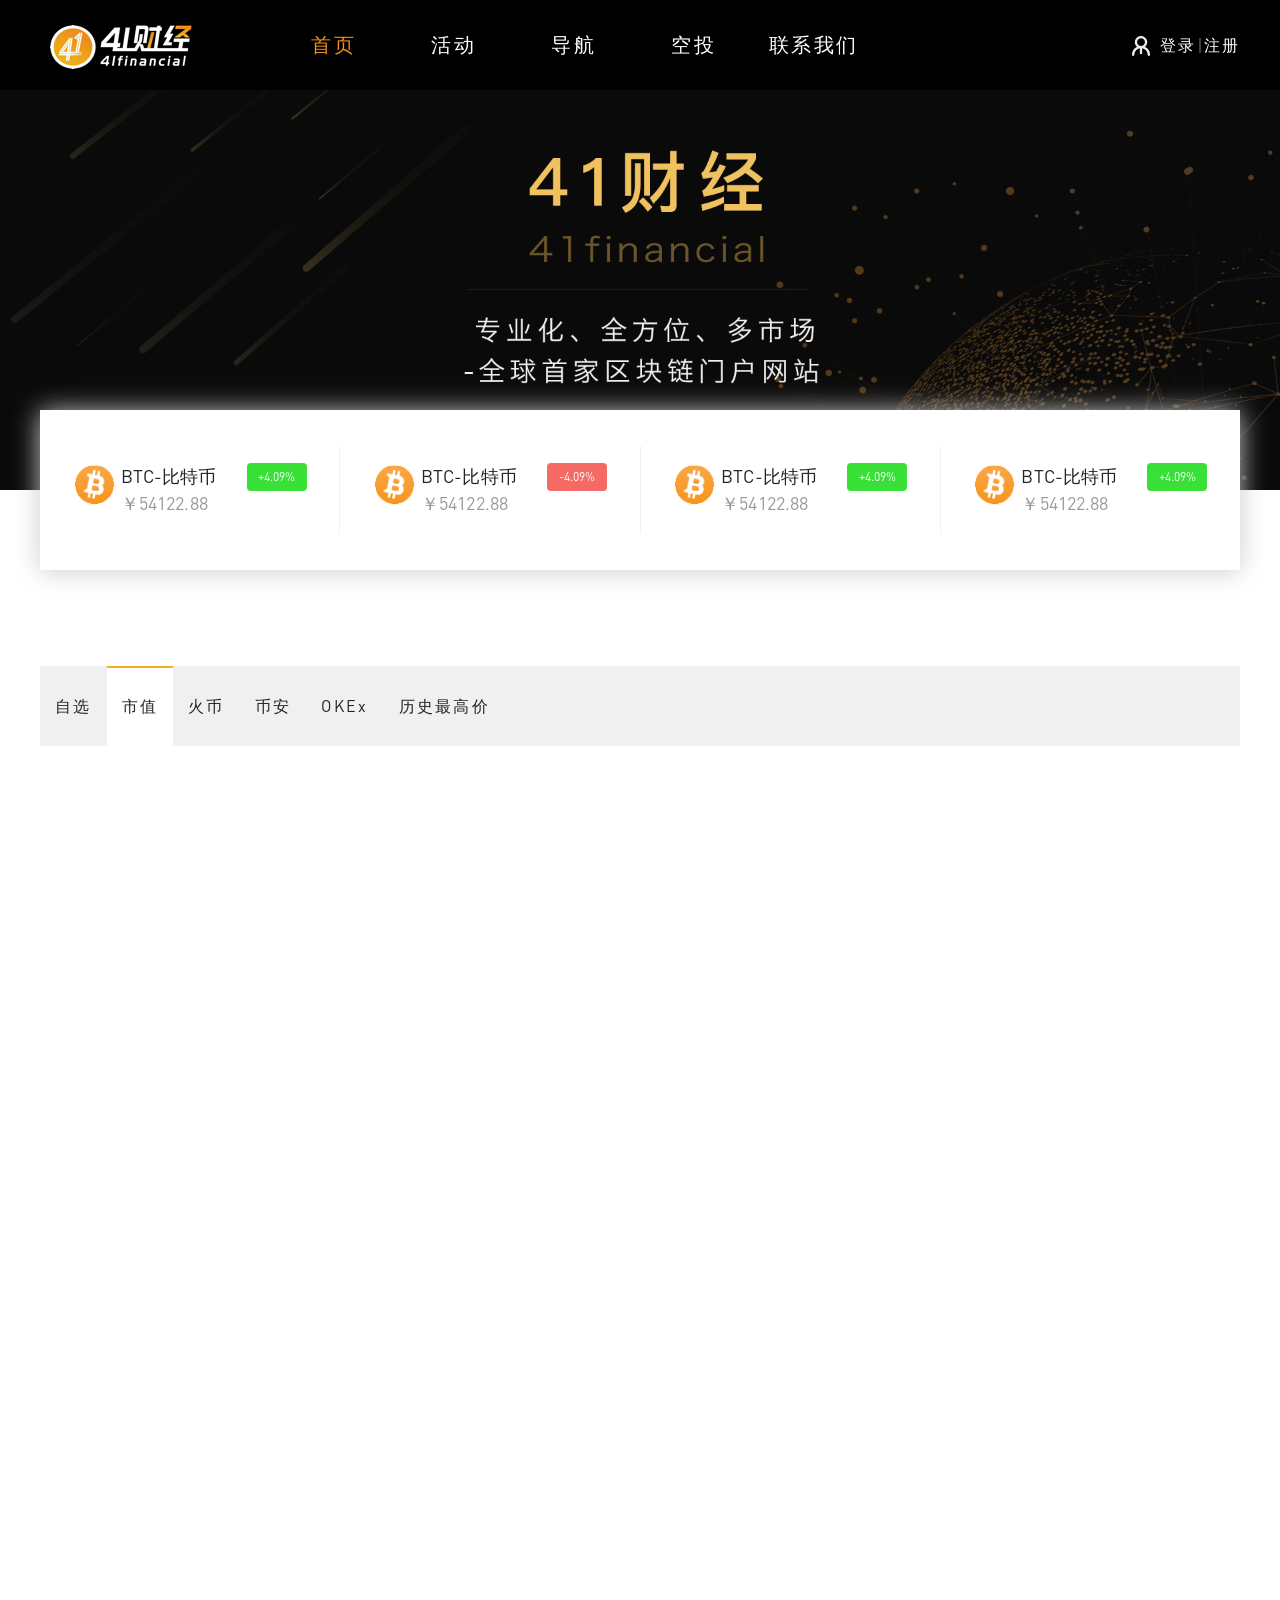
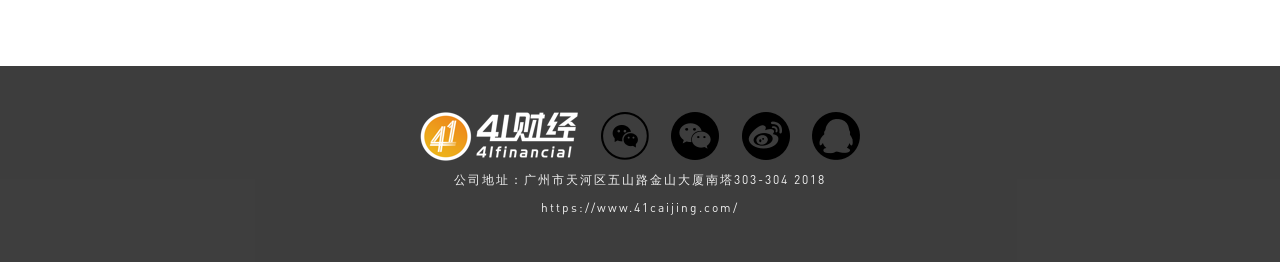
<file: index.html>
<!DOCTYPE html>
<html lang="zh">

<head>
    <meta charset="UTF-8">
    <meta name="viewport" content="width=device-width, initial-scale=1.0">
    <meta http-equiv="X-UA-Compatible" content="ie=edge">
    <title>四一官网</title>
    <link rel="stylesheet" href="./css/common.css">
    <link rel="stylesheet" href="./css/index.css">
</head>

<body>
    <div class="header-bg">
        <div class="header">
            <div class="header-logo">
                <img src="./img/nav_logo.png" alt="logo">
            </div>
            <ul class="nav">
                <li class="active"><a href="./index.html">首页</a></li>
                <li><a href="./activity.html">活动</a></li>
                <li><a href="./nav.html">导航</a></li>
                <li><a href="./airdrop.html">空投</a></li>
                <li><a href="./contact.html">联系我们</a></li>
            </ul>
            <div class="login-register">
                <div class="icon"></div>
                <a href="javascript:;" id="login">登录</a>
                <div class="separate"></div>
                <a href="javascript:;" id="register">注册</a>
            </div>
        </div>
    </div>
    <div class="banner">
        <img src="./img/banner.png" alt="banner">
    </div>
    <div id="main">
        <ul class="bitcoin">
            <li>
                <div class="icon" style="background-image: url(./img/bitcoin.png);"></div>
                <div class="content">
                    <div class="name">BTC-比特币</div>
                    <div class="money">￥54122.88</div>
                </div>
                <div class="person up">+4.09%</div>
            </li>
            <div class="separate"></div>
            <li>
                <div class="icon"></div>
                <div class="content">
                    <div class="name">BTC-比特币</div>
                    <div class="money">￥54122.88</div>
                </div>
                <div class="person down">-4.09%</div>
            </li>
            <div class="separate"></div>
            <li>
                <div class="icon"></div>
                <div class="content">
                    <div class="name">BTC-比特币</div>
                    <div class="money">￥54122.88</div>
                </div>
                <div class="person up">+4.09%</div>
            </li>
            <div class="separate"></div>
            <li>
                <div class="icon"></div>
                <div class="content">
                    <div class="name">BTC-比特币</div>
                    <div class="money">￥54122.88</div>
                </div>
                <div class="person up">+4.09%</div>
            </li>
        </ul>
        <ul class="tabs">
            <li>自选</li>
            <li class="active">市值</li>
            <li>火币</li>
            <li>币安</li>
            <li>OKEx</li>
            <li>历史最高价</li>
        </ul>
        <div class="tab-views">
            <div class="view view-1">
                <div class="content">
                    <img src="./img/home_add.png" alt="home_add">
                    <br>
                    <div class="bottom">
                        <button>+添加自选行情</button>
                    </div>
                </div>
            </div>
            <div class="view view-2 active">
                <table id="view-2" class="table-no-bordered"></table>
            </div>
            <div class="view view-3">
                <table id="view-3" class="table-no-bordered"></table>
            </div>
            <div class="view view-4">view4</div>
            <div class="view view-5">view5</div>
            <div class="view view-6">view6</div>
        </div>
    </div>
    <div class="footer">
        <div class="content">
            <div class="logos">
                <a href="#">
                    <img src="./img/footer_logo.png" alt="footer_logo">
                </a>
                <a href="#">
                    <img src="./img/footer_vipcn.png" alt="footer_logo">
                </a>
                <a href="#">
                    <img src="./img/footer_weixin.png" alt="footer_logo">
                </a>
                <a href="#">
                    <img src="./img/footer_weibo.png" alt="footer_logo">
                </a>
                <a href="#">
                    <img src="./img/footer_qq.png" alt="footer_logo">
                </a>
            </div>
            <div class="address">
                公司地址：广州市天河区五山路金山大厦南塔303-304 2018
            </div>
            <div class="website">
                <a href="https://www.41caijing.com/">https://www.41caijing.com/</a>
            </div>
        </div>
    </div>

    <!-- 注册登录弹窗 -->
    <div id="success-msg">
        <div>
            <img src="./img/registerandlogin_succeed .png" alt="registerandlogin_succeed">
            <span></span>
        </div>
    </div>
    <div id="forgot-pass">
        <div class="container">
            <img class="close-model" src="./img/close_model.png" alt="close_model">
            <div class="model-tabs">
                <h3>修改密码</h3>
            </div>
            <div class="model-views">
                <div class="model-view active">
                    <div class="form-control user">
                        <input type="text" placeholder="输入手机号码或者电子邮箱">
                    </div>
                    <div class="form-control captchae">
                        <input type="text" placeholder="验证码">
                        <span>获取验证码</span>
                    </div>
                    <div class="form-control pass">
                        <input type="text" placeholder="输入新密码">
                    </div>
                    <div class="form-control confirm-pass">
                        <input type="text" placeholder="确认密码">
                    </div>
                    <button class="disable">修改密码</button>
                </div>
            </div>
        </div>
    </div>
    <div id="model">
        <div class="container">
            <img class="close-model" src="./img/close_model.png" alt="close_model">
            <div class="model-tabs">
                <div class="active">登录</div>
                <div>注册</div>
            </div>
            <div class="model-views">
                <div class="model-view login-view active">
                    <div class="err-msg"></div>
                    <div class="form-control user">
                        <input type="text" placeholder="请输入手机号码或邮箱">
                        <!-- <div class="close-icon"></div> -->
                    </div>
                    <div class="form-control pass">
                        <input type="password" placeholder="请输入密码">
                        <!-- <div class="close-icon"></div> -->
                    </div>
                    <button class="login disable">登录</button>
                    <a class="forgot-pass" href="#">忘记密码</a>
                </div>
                <div class="model-view register-view">
                    <div class="form-control user">
                        <input type="text" placeholder="账号">
                    </div>
                    <div class="form-control captchae">
                        <input type="text" placeholder="验证码">
                        <span>获取验证码</span>
                    </div>
                    <div class="form-control pass">
                        <input type="text" placeholder="设置密码">
                    </div>
                    <div class="form-control confirm-pass">
                        <input type="text" placeholder="确认密码">
                    </div>
                    <div class="form-control invite-code">
                        <input type="text" placeholder="邀请码">
                    </div>
                    <button class="register disable">注册</button>
                    <div class="agreement">
                        <img src="./img/register_unselected.png" alt="register">
                        我已阅读并同意《用户协定》
                    </div>
                </div>
            </div>
        </div>
    </div>

    <script src="./lib/jquery.min.js"></script>
    <script src="./lib/bootstrap/bootstrap.min.js"></script>
    <script src="./lib/bootstrap/bootstrap-table.min.js"></script>
    <script src="./lib/bootstrap/bootstrap-table-zh-CN.min.js"></script>
    <script src="./js/common.js"></script>
    <script src="./js/index.js"></script>
</body>

</html>
</file>
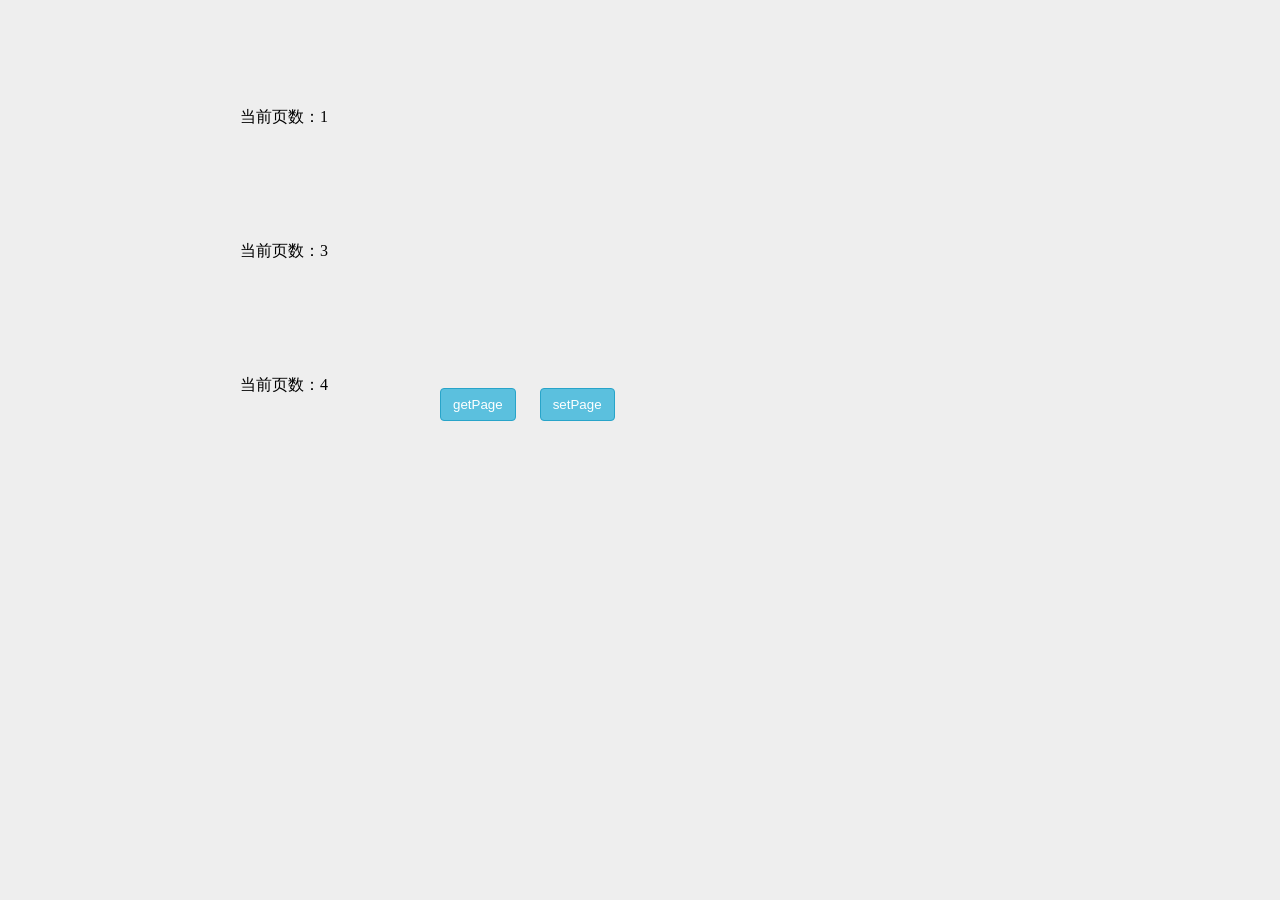
<file: lib/jqueryPagination/index.html>
<!DOCTYPE html>
<html>

	<head>
		<meta charset="utf-8" />
		<title></title>
		<link rel="stylesheet" href="jquery.pagination.css" />
		<script src="http://www.jq22.com/jquery/jquery-1.10.2.js"></script>
		<script src="jquery.pagination.min.js"></script>
		<style>
			* {
				margin: 0;
				padding: 0;
			}
			
			body {
				font-family: "微软雅黑";
				background: #eee;
			}
			
			button {
				display: inline-block;
				padding: 6px 12px;
				font-weight: 400;
				line-height: 1.42857143;
				text-align: center;
				vertical-align: middle;
				cursor: pointer;
				border: 1px solid transparent;
				border-radius: 4px;
				border-color: #28a4c9;
				color: #fff;
				background-color: #5bc0de;
				margin: 20px 20px 0 0;
			}
			
			.box {
				width: 800px;
				margin: 100px auto 0;
				height: 34px;
			}
			
			.page {
				width: 600px;
			}
			
			.info {
				width: 200px;
				height: 34px;
				line-height: 34px;
			}
			
			.fl {
				float: left;
			}
		</style>
	</head>

	<body>
		<div class="box">
			<div id="pagination1" class="page fl"></div>
			<div class="info fl">
				<p>当前页数：<span id="current1">1</span></p>
			</div>
		</div>
		<div class="box">
			<div id="pagination2" class="page fl"></div>
			<div class="info fl">
				<p>当前页数：<span id="current2">3</span></p>
			</div>
		</div>
		<div class="box">
			<div id="pagination3" class="page fl"></div>
			<div class="info fl">
				<p>当前页数：<span id="current3">4</span></p>
			</div>
			<button id="getPage">getPage</button>
			<button id="setPage">setPage</button>
		</div>

		<script>
			$(function() {
				$("#pagination1").pagination({
					currentPage: 1,
					totalPage: 12,
					callback: function(current) {
						$("#current1").text(current)
					}
				});

				$("#pagination2").pagination({
					currentPage: 3,
					totalPage: 12,
					isShow: false,
					count: 6,
					prevPageText: "< 上一页",
					nextPageText: "下一页 >",
					callback: function(current) {
						$("#current2").text(current)
					}
				});

				$("#pagination3").pagination({
					currentPage: 4,
					totalPage: 16,
					isShow: true,
					count: 7,
					homePageText: "首页",
					endPageText: "尾页",
					prevPageText: "上一页",
					nextPageText: "下一页",
					callback: function(current) {
						$("#current3").text(current)
					}
				});

				$("#getPage").on("click", function() {
					var info = $("#pagination3").pagination("getPage");
					alert("当前页数：" + info.current + ",总页数：" + info.total);
				});

				$("#setPage").on("click", function() {
					$("#pagination3").pagination("setPage", 1, 10);
				});
			});
		</script>
	</body>

</html>
</file>
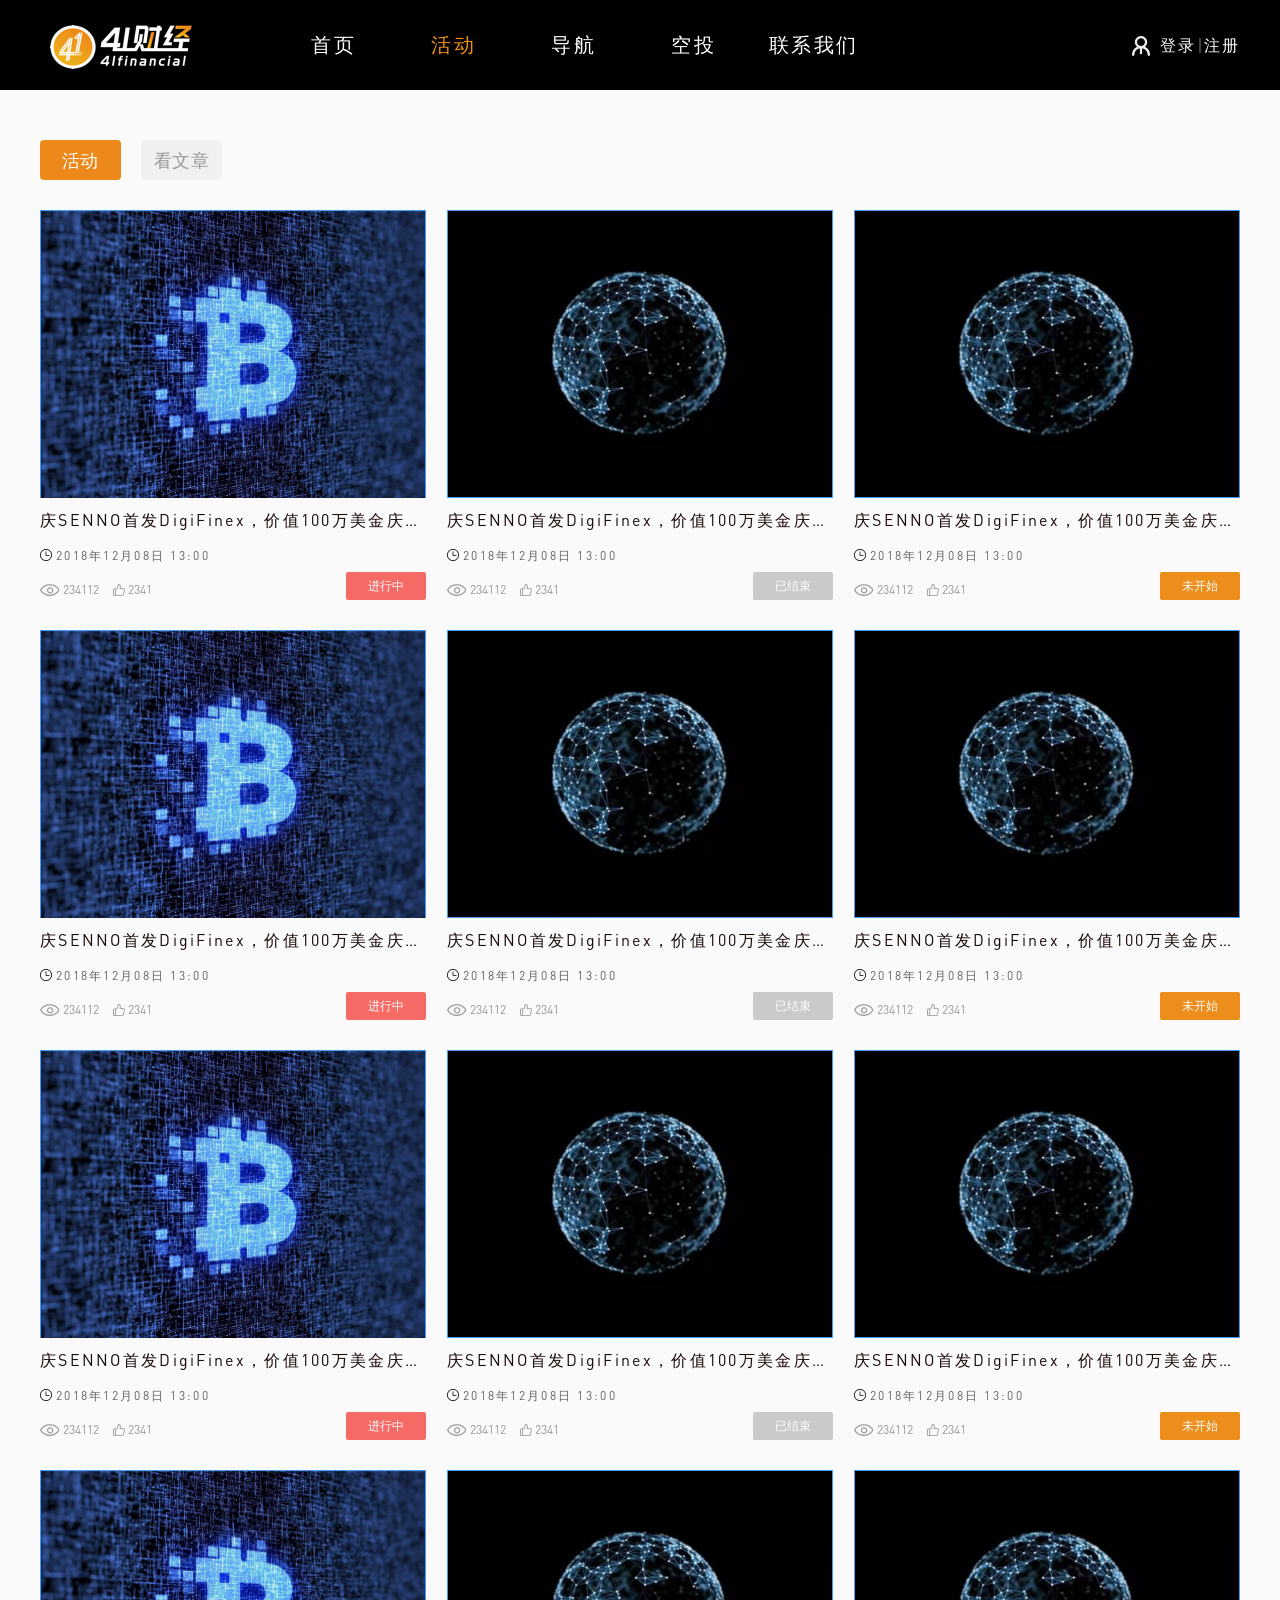
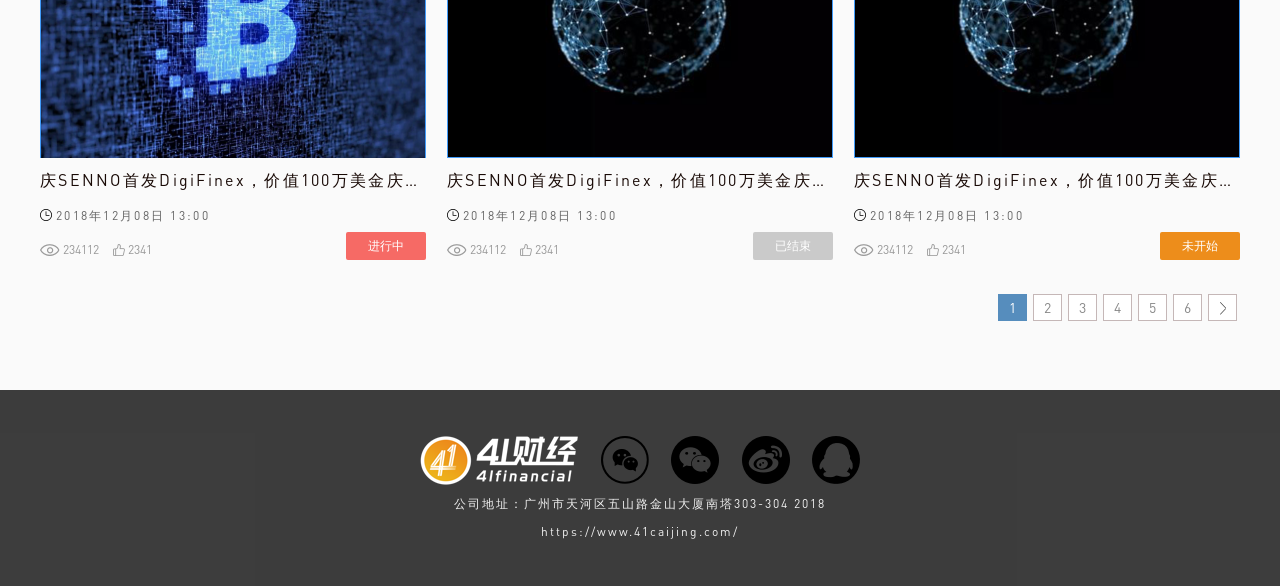
<file: activity.html>
<!DOCTYPE html>
<html lang="zh">

<head>
    <meta charset="UTF-8">
    <meta name="viewport" content="width=device-width, initial-scale=1.0">
    <meta http-equiv="X-UA-Compatible" content="ie=edge">
    <title>四一官网</title>
    <link rel="stylesheet" href="./css/common.css">
    <link rel="stylesheet" href="./css/activity.css">
</head>

<body>
    <div class="header-bg">
        <div class="header">
            <div class="header-logo">
                <img src="./img/nav_logo.png" alt="logo">
            </div>
            <ul class="nav">
                <li><a href="./index.html">首页</a></li>
                <li class="active"><a href="./activity.html">活动</a></li>
                <li><a href="./nav.html">导航</a></li>
                <li><a href="./airdrop.html">空投</a></li>
                <li><a href="./contact.html">联系我们</a></li>
            </ul>
            <div class="login-register">
                <div class="icon"></div>
                <a href="javascript:;" id="login">登录</a>
                <div class="separate"></div>
                <a href="javascript:;" id="register">注册</a>
            </div>
        </div>
    </div>
    <div id="main">
        <div class="action">
            <button class="active">活动</button>
            <button>看文章</button>
        </div>
        <div class="activity">
            <ul class="list">
                <li>
                    <a href="./activity_detail.html">
                        <img src="./img/activity_1.png" alt="activity_1" width="100%">
                        <p>庆SENNO首发DigiFinex，价值100万美金庆SENNO首发DigiFinex，价值100万美金</p>
                    </a>
                    <div class="time">
                        <div class="icon"></div>
                        <span>2018年12月08日 13:00</span>
                    </div>
                    <div class="situation">
                        <div class="num">
                            <div class="see">
                                <div class="icon"></div>
                                <span>234112</span>
                            </div>
                            <div class="like">
                                <div class="icon"></div>
                                <span>2341</span>
                            </div>
                        </div>
                        <div class="status doing">进行中</div>
                    </div>
                </li>
                <li>
                    <a href="./activity_detail.html">
                        <img src="./img/activity_2.png" alt="activity_1" width="100%">
                        <p>庆SENNO首发DigiFinex，价值100万美金庆SENNO首发DigiFinex，价值100万美金</p>
                    </a>
                    <div class="time">
                        <div class="icon"></div>
                        <span>2018年12月08日 13:00</span>
                    </div>
                    <div class="situation">
                        <div class="num">
                            <div class="see">
                                <div class="icon"></div>
                                <span>234112</span>
                            </div>
                            <div class="like">
                                <div class="icon"></div>
                                <span>2341</span>
                            </div>
                        </div>
                        <div class="status end">已结束</div>
                    </div>
                </li>
                <li>
                    <a href="./activity_detail.html">
                        <img src="./img/activity_2.png" alt="activity_1" width="100%">
                        <p>庆SENNO首发DigiFinex，价值100万美金庆SENNO首发DigiFinex，价值100万美金</p>
                    </a>
                    <div class="time">
                        <div class="icon"></div>
                        <span>2018年12月08日 13:00</span>
                    </div>
                    <div class="situation">
                        <div class="num">
                            <div class="see">
                                <div class="icon"></div>
                                <span>234112</span>
                            </div>
                            <div class="like">
                                <div class="icon"></div>
                                <span>2341</span>
                            </div>
                        </div>
                        <div class="status nobegin">未开始</div>
                    </div>
                </li>
                <li>
                    <a href="./activity_detail.html">
                        <img src="./img/activity_1.png" alt="activity_1" width="100%">
                        <p>庆SENNO首发DigiFinex，价值100万美金庆SENNO首发DigiFinex，价值100万美金</p>
                    </a>
                    <div class="time">
                        <div class="icon"></div>
                        <span>2018年12月08日 13:00</span>
                    </div>
                    <div class="situation">
                        <div class="num">
                            <div class="see">
                                <div class="icon"></div>
                                <span>234112</span>
                            </div>
                            <div class="like">
                                <div class="icon"></div>
                                <span>2341</span>
                            </div>
                        </div>
                        <div class="status doing">进行中</div>
                    </div>
                </li>
                <li>
                    <a href="./activity_detail.html">
                        <img src="./img/activity_2.png" alt="activity_1" width="100%">
                        <p>庆SENNO首发DigiFinex，价值100万美金庆SENNO首发DigiFinex，价值100万美金</p>
                    </a>
                    <div class="time">
                        <div class="icon"></div>
                        <span>2018年12月08日 13:00</span>
                    </div>
                    <div class="situation">
                        <div class="num">
                            <div class="see">
                                <div class="icon"></div>
                                <span>234112</span>
                            </div>
                            <div class="like">
                                <div class="icon"></div>
                                <span>2341</span>
                            </div>
                        </div>
                        <div class="status end">已结束</div>
                    </div>
                </li>
                <li>
                    <a href="./activity_detail.html">
                        <img src="./img/activity_2.png" alt="activity_1" width="100%">
                        <p>庆SENNO首发DigiFinex，价值100万美金庆SENNO首发DigiFinex，价值100万美金</p>
                    </a>
                    <div class="time">
                        <div class="icon"></div>
                        <span>2018年12月08日 13:00</span>
                    </div>
                    <div class="situation">
                        <div class="num">
                            <div class="see">
                                <div class="icon"></div>
                                <span>234112</span>
                            </div>
                            <div class="like">
                                <div class="icon"></div>
                                <span>2341</span>
                            </div>
                        </div>
                        <div class="status nobegin">未开始</div>
                    </div>
                </li>
                <li>
                    <a href="./activity_detail.html">
                        <img src="./img/activity_1.png" alt="activity_1" width="100%">
                        <p>庆SENNO首发DigiFinex，价值100万美金庆SENNO首发DigiFinex，价值100万美金</p>
                    </a>
                    <div class="time">
                        <div class="icon"></div>
                        <span>2018年12月08日 13:00</span>
                    </div>
                    <div class="situation">
                        <div class="num">
                            <div class="see">
                                <div class="icon"></div>
                                <span>234112</span>
                            </div>
                            <div class="like">
                                <div class="icon"></div>
                                <span>2341</span>
                            </div>
                        </div>
                        <div class="status doing">进行中</div>
                    </div>
                </li>
                <li>
                    <a href="./activity_detail.html">
                        <img src="./img/activity_2.png" alt="activity_1" width="100%">
                        <p>庆SENNO首发DigiFinex，价值100万美金庆SENNO首发DigiFinex，价值100万美金</p>
                    </a>
                    <div class="time">
                        <div class="icon"></div>
                        <span>2018年12月08日 13:00</span>
                    </div>
                    <div class="situation">
                        <div class="num">
                            <div class="see">
                                <div class="icon"></div>
                                <span>234112</span>
                            </div>
                            <div class="like">
                                <div class="icon"></div>
                                <span>2341</span>
                            </div>
                        </div>
                        <div class="status end">已结束</div>
                    </div>
                </li>
                <li>
                    <a href="./activity_detail.html">
                        <img src="./img/activity_2.png" alt="activity_1" width="100%">
                        <p>庆SENNO首发DigiFinex，价值100万美金庆SENNO首发DigiFinex，价值100万美金</p>
                    </a>
                    <div class="time">
                        <div class="icon"></div>
                        <span>2018年12月08日 13:00</span>
                    </div>
                    <div class="situation">
                        <div class="num">
                            <div class="see">
                                <div class="icon"></div>
                                <span>234112</span>
                            </div>
                            <div class="like">
                                <div class="icon"></div>
                                <span>2341</span>
                            </div>
                        </div>
                        <div class="status nobegin">未开始</div>
                    </div>
                </li>
                <li>
                    <a href="./activity_detail.html">
                        <img src="./img/activity_1.png" alt="activity_1" width="100%">
                        <p>庆SENNO首发DigiFinex，价值100万美金庆SENNO首发DigiFinex，价值100万美金</p>
                    </a>
                    <div class="time">
                        <div class="icon"></div>
                        <span>2018年12月08日 13:00</span>
                    </div>
                    <div class="situation">
                        <div class="num">
                            <div class="see">
                                <div class="icon"></div>
                                <span>234112</span>
                            </div>
                            <div class="like">
                                <div class="icon"></div>
                                <span>2341</span>
                            </div>
                        </div>
                        <div class="status doing">进行中</div>
                    </div>
                </li>
                <li>
                    <a href="./activity_detail.html">
                        <img src="./img/activity_2.png" alt="activity_1" width="100%">
                        <p>庆SENNO首发DigiFinex，价值100万美金庆SENNO首发DigiFinex，价值100万美金</p>
                    </a>
                    <div class="time">
                        <div class="icon"></div>
                        <span>2018年12月08日 13:00</span>
                    </div>
                    <div class="situation">
                        <div class="num">
                            <div class="see">
                                <div class="icon"></div>
                                <span>234112</span>
                            </div>
                            <div class="like">
                                <div class="icon"></div>
                                <span>2341</span>
                            </div>
                        </div>
                        <div class="status end">已结束</div>
                    </div>
                </li>
                <li>
                    <a href="./activity_detail.html">
                        <img src="./img/activity_2.png" alt="activity_1" width="100%">
                        <p>庆SENNO首发DigiFinex，价值100万美金庆SENNO首发DigiFinex，价值100万美金</p>
                    </a>
                    <div class="time">
                        <div class="icon"></div>
                        <span>2018年12月08日 13:00</span>
                    </div>
                    <div class="situation">
                        <div class="num">
                            <div class="see">
                                <div class="icon"></div>
                                <span>234112</span>
                            </div>
                            <div class="like">
                                <div class="icon"></div>
                                <span>2341</span>
                            </div>
                        </div>
                        <div class="status nobegin">未开始</div>
                    </div>
                </li>
            </ul>
            <div id="pagination"></div>
        </div>
        <div class="article">
            <ul class="list">
                <li>
                    <a href="./activity_detail.html">
                        <img src="./img/activity_1.png" alt="activity_1" width="100%">
                        <p>庆SENNO首发DigiFinex，价值100万美金庆SENNO首发DigiFinex，价值100万美金</p>
                    </a>
                    <div class="time">
                        <div class="icon"></div>
                        <span>2018年12月08日 13:00</span>
                    </div>
                    <div class="situation">
                        <div class="num">
                            <div class="see">
                                <div class="icon"></div>
                                <span>234112</span>
                            </div>
                            <div class="like">
                                <div class="icon"></div>
                                <span>2341</span>
                            </div>
                        </div>
                        <!-- <div class="status doing">进行中</div> -->
                    </div>
                </li>
                <li>
                    <a href="./activity_detail.html">
                        <img src="./img/activity_2.png" alt="activity_1" width="100%">
                        <p>庆SENNO首发DigiFinex，价值100万美金庆SENNO首发DigiFinex，价值100万美金</p>
                    </a>
                    <div class="time">
                        <div class="icon"></div>
                        <span>2018年12月08日 13:00</span>
                    </div>
                    <div class="situation">
                        <div class="num">
                            <div class="see">
                                <div class="icon"></div>
                                <span>234112</span>
                            </div>
                            <div class="like">
                                <div class="icon"></div>
                                <span>2341</span>
                            </div>
                        </div>
                        <!-- <div class="status end">已结束</div> -->
                    </div>
                </li>
                <li>
                    <a href="./activity_detail.html">
                        <img src="./img/activity_2.png" alt="activity_1" width="100%">
                        <p>庆SENNO首发DigiFinex，价值100万美金庆SENNO首发DigiFinex，价值100万美金</p>
                    </a>
                    <div class="time">
                        <div class="icon"></div>
                        <span>2018年12月08日 13:00</span>
                    </div>
                    <div class="situation">
                        <div class="num">
                            <div class="see">
                                <div class="icon"></div>
                                <span>234112</span>
                            </div>
                            <div class="like">
                                <div class="icon"></div>
                                <span>2341</span>
                            </div>
                        </div>
                        <!-- <div class="status nobegin">未开始</div> -->
                    </div>
                </li>
                <li>
                    <a href="./activity_detail.html">
                        <img src="./img/activity_1.png" alt="activity_1" width="100%">
                        <p>庆SENNO首发DigiFinex，价值100万美金庆SENNO首发DigiFinex，价值100万美金</p>
                    </a>
                    <div class="time">
                        <div class="icon"></div>
                        <span>2018年12月08日 13:00</span>
                    </div>
                    <div class="situation">
                        <div class="num">
                            <div class="see">
                                <div class="icon"></div>
                                <span>234112</span>
                            </div>
                            <div class="like">
                                <div class="icon"></div>
                                <span>2341</span>
                            </div>
                        </div>
                        <!-- <div class="status doing">进行中</div> -->
                    </div>
                </li>
                <li>
                    <a href="./activity_detail.html">
                        <img src="./img/activity_2.png" alt="activity_1" width="100%">
                        <p>庆SENNO首发DigiFinex，价值100万美金庆SENNO首发DigiFinex，价值100万美金</p>
                    </a>
                    <div class="time">
                        <div class="icon"></div>
                        <span>2018年12月08日 13:00</span>
                    </div>
                    <div class="situation">
                        <div class="num">
                            <div class="see">
                                <div class="icon"></div>
                                <span>234112</span>
                            </div>
                            <div class="like">
                                <div class="icon"></div>
                                <span>2341</span>
                            </div>
                        </div>
                        <!-- <div class="status end">已结束</div> -->
                    </div>
                </li>
                <li>
                    <a href="./activity_detail.html">
                        <img src="./img/activity_2.png" alt="activity_1" width="100%">
                        <p>庆SENNO首发DigiFinex，价值100万美金庆SENNO首发DigiFinex，价值100万美金</p>
                    </a>
                    <div class="time">
                        <div class="icon"></div>
                        <span>2018年12月08日 13:00</span>
                    </div>
                    <div class="situation">
                        <div class="num">
                            <div class="see">
                                <div class="icon"></div>
                                <span>234112</span>
                            </div>
                            <div class="like">
                                <div class="icon"></div>
                                <span>2341</span>
                            </div>
                        </div>
                        <!-- <div class="status nobegin">未开始</div> -->
                    </div>
                </li>
                <li>
                    <a href="./activity_detail.html">
                        <img src="./img/activity_1.png" alt="activity_1" width="100%">
                        <p>庆SENNO首发DigiFinex，价值100万美金庆SENNO首发DigiFinex，价值100万美金</p>
                    </a>
                    <div class="time">
                        <div class="icon"></div>
                        <span>2018年12月08日 13:00</span>
                    </div>
                    <div class="situation">
                        <div class="num">
                            <div class="see">
                                <div class="icon"></div>
                                <span>234112</span>
                            </div>
                            <div class="like">
                                <div class="icon"></div>
                                <span>2341</span>
                            </div>
                        </div>
                        <!-- <div class="status doing">进行中</div> -->
                    </div>
                </li>
                <li>
                    <a href="./activity_detail.html">
                        <img src="./img/activity_2.png" alt="activity_1" width="100%">
                        <p>庆SENNO首发DigiFinex，价值100万美金庆SENNO首发DigiFinex，价值100万美金</p>
                    </a>
                    <div class="time">
                        <div class="icon"></div>
                        <span>2018年12月08日 13:00</span>
                    </div>
                    <div class="situation">
                        <div class="num">
                            <div class="see">
                                <div class="icon"></div>
                                <span>234112</span>
                            </div>
                            <div class="like">
                                <div class="icon"></div>
                                <span>2341</span>
                            </div>
                        </div>
                        <!-- <div class="status end">已结束</div> -->
                    </div>
                </li>
                <li>
                    <a href="./activity_detail.html">
                        <img src="./img/activity_2.png" alt="activity_1" width="100%">
                        <p>庆SENNO首发DigiFinex，价值100万美金庆SENNO首发DigiFinex，价值100万美金</p>
                    </a>
                    <div class="time">
                        <div class="icon"></div>
                        <span>2018年12月08日 13:00</span>
                    </div>
                    <div class="situation">
                        <div class="num">
                            <div class="see">
                                <div class="icon"></div>
                                <span>234112</span>
                            </div>
                            <div class="like">
                                <div class="icon"></div>
                                <span>2341</span>
                            </div>
                        </div>
                        <!-- <div class="status nobegin">未开始</div> -->
                    </div>
                </li>
                <li>
                    <a href="./activity_detail.html">
                        <img src="./img/activity_1.png" alt="activity_1" width="100%">
                        <p>庆SENNO首发DigiFinex，价值100万美金庆SENNO首发DigiFinex，价值100万美金</p>
                    </a>
                    <div class="time">
                        <div class="icon"></div>
                        <span>2018年12月08日 13:00</span>
                    </div>
                    <div class="situation">
                        <div class="num">
                            <div class="see">
                                <div class="icon"></div>
                                <span>234112</span>
                            </div>
                            <div class="like">
                                <div class="icon"></div>
                                <span>2341</span>
                            </div>
                        </div>
                        <!-- <div class="status doing">进行中</div> -->
                    </div>
                </li>
                <li>
                    <a href="./activity_detail.html">
                        <img src="./img/activity_2.png" alt="activity_1" width="100%">
                        <p>庆SENNO首发DigiFinex，价值100万美金庆SENNO首发DigiFinex，价值100万美金</p>
                    </a>
                    <div class="time">
                        <div class="icon"></div>
                        <span>2018年12月08日 13:00</span>
                    </div>
                    <div class="situation">
                        <div class="num">
                            <div class="see">
                                <div class="icon"></div>
                                <span>234112</span>
                            </div>
                            <div class="like">
                                <div class="icon"></div>
                                <span>2341</span>
                            </div>
                        </div>
                        <!-- <div class="status end">已结束</div> -->
                    </div>
                </li>
                <li>
                    <a href="./activity_detail.html">
                        <img src="./img/activity_2.png" alt="activity_1" width="100%">
                        <p>庆SENNO首发DigiFinex，价值100万美金庆SENNO首发DigiFinex，价值100万美金</p>
                    </a>
                    <div class="time">
                        <div class="icon"></div>
                        <span>2018年12月08日 13:00</span>
                    </div>
                    <div class="situation">
                        <div class="num">
                            <div class="see">
                                <div class="icon"></div>
                                <span>234112</span>
                            </div>
                            <div class="like">
                                <div class="icon"></div>
                                <span>2341</span>
                            </div>
                        </div>
                        <!-- <div class="status nobegin">未开始</div> -->
                    </div>
                </li>
            </ul>
            <div id="pagination-article"></div>
        </div>
    </div>
    <div class="footer">
        <div class="content">
            <div class="logos">
                <a href="#">
                    <img src="./img/footer_logo.png" alt="footer_logo">
                </a>
                <a href="#">
                    <img src="./img/footer_vipcn.png" alt="footer_logo">
                </a>
                <a href="#">
                    <img src="./img/footer_weixin.png" alt="footer_logo">
                </a>
                <a href="#">
                    <img src="./img/footer_weibo.png" alt="footer_logo">
                </a>
                <a href="#">
                    <img src="./img/footer_qq.png" alt="footer_logo">
                </a>
            </div>
            <div class="address">
                公司地址：广州市天河区五山路金山大厦南塔303-304 2018
            </div>
            <div class="website">
                <a href="https://www.41caijing.com/">https://www.41caijing.com/</a>
            </div>
        </div>
    </div>

    <!-- 注册登录弹窗 -->
    <div id="success-msg">
        <div>
            <img src="./img/registerandlogin_succeed .png" alt="registerandlogin_succeed">
            <span></span>
        </div>
    </div>
    <div id="forgot-pass">
        <div class="container">
            <img class="close-model" src="./img/close_model.png" alt="close_model">
            <div class="model-tabs">
                <h3>修改密码</h3>
            </div>
            <div class="model-views">
                <div class="model-view active">
                    <div class="form-control user">
                        <input type="text" placeholder="输入手机号码或者电子邮箱">
                    </div>
                    <div class="form-control captchae">
                        <input type="text" placeholder="验证码">
                        <span>获取验证码</span>
                    </div>
                    <div class="form-control pass">
                        <input type="text" placeholder="输入新密码">
                    </div>
                    <div class="form-control confirm-pass">
                        <input type="text" placeholder="确认密码">
                    </div>
                    <button class="disable">修改密码</button>
                </div>
            </div>
        </div>
    </div>
    <div id="model">
        <div class="container">
            <img class="close-model" src="./img/close_model.png" alt="close_model">
            <div class="model-tabs">
                <div class="active">登录</div>
                <div>注册</div>
            </div>
            <div class="model-views">
                <div class="model-view login-view active">
                    <div class="err-msg"></div>
                    <div class="form-control user">
                        <input type="text" placeholder="请输入手机号码或邮箱">
                        <!-- <div class="close-icon"></div> -->
                    </div>
                    <div class="form-control pass">
                        <input type="password" placeholder="请输入密码">
                        <!-- <div class="close-icon"></div> -->
                    </div>
                    <button class="login disable">登录</button>
                    <a class="forgot-pass" href="#">忘记密码</a>
                </div>
                <div class="model-view register-view">
                    <div class="form-control user">
                        <input type="text" placeholder="账号">
                    </div>
                    <div class="form-control captchae">
                        <input type="text" placeholder="验证码">
                        <span>获取验证码</span>
                    </div>
                    <div class="form-control pass">
                        <input type="text" placeholder="设置密码">
                    </div>
                    <div class="form-control confirm-pass">
                        <input type="text" placeholder="确认密码">
                    </div>
                    <div class="form-control invite-code">
                        <input type="text" placeholder="邀请码">
                    </div>
                    <button class="register disable">注册</button>
                    <div class="agreement">
                        <img src="./img/register_unselected.png" alt="register">
                        我已阅读并同意《用户协定》
                    </div>
                </div>
            </div>
        </div>
    </div>

    <script src="./lib/jquery.min.js"></script>
    <script src="./lib/jqueryPagination/jquery.pagination.min.js"></script>
    <script src="./js/common.js"></script>
    <script>
        $('#pagination').pagination({
            currentPage: 1,
            totalPage: 12,
            isShow: false,
            count: 6,
            prevPageText: '<span class="prev"></span>',
            nextPageText: '<span class="next"></span>',
            callback: function (current) {
                $('#current1').text(current);
            }
        });
        $('#pagination-article').pagination({
            currentPage: 1,
            totalPage: 12,
            isShow: false,
            count: 6,
            prevPageText: '<span class="prev"></span>',
            nextPageText: '<span class="next"></span>',
            callback: function (current) {
                $('#current2').text(current);
            }
        });

        $('.action button').on('click', function () {
            $(this).addClass('active').siblings('button').removeClass('active');
            var arr = ['.activity', '.article'];
            var index = $(this).index();
            arr.forEach(function (item, i) {
                if (index === i) {
                    $(item).show();
                } else {
                    $(item).hide();
                }
            });
        });
    </script>
</body>

</html>
</file>
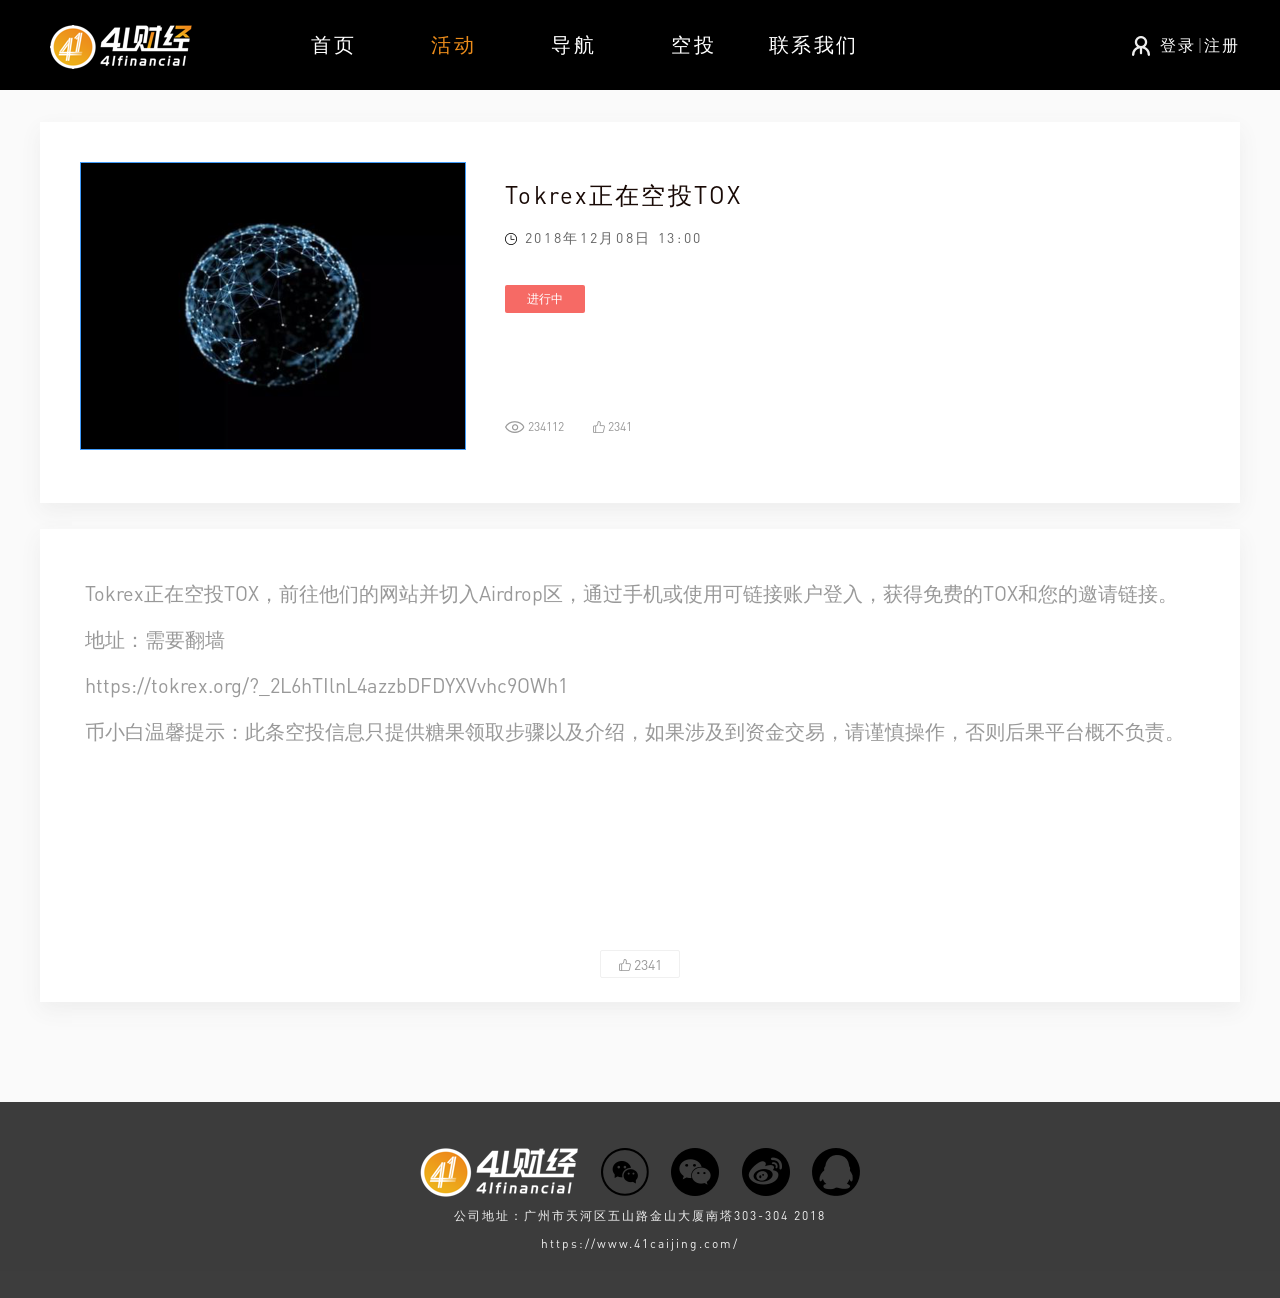
<file: activity_detail.html>
<!DOCTYPE html>
<html lang="en">

<head>
    <meta charset="UTF-8">
    <meta name="viewport" content="width=device-width, initial-scale=1.0">
    <meta http-equiv="X-UA-Compatible" content="ie=edge">
    <title>四一官网</title>
    <link rel="stylesheet" href="./css/common.css">
    <link rel="stylesheet" href="./css/activity_detail.css">
</head>

<body>
    <div class="header-bg">
        <div class="header">
            <div class="header-logo">
                <img src="./img/nav_logo.png" alt="logo">
            </div>
            <ul class="nav">
                <li><a href="./index.html">首页</a></li>
                <li class="active"><a href="./activity.html">活动</a></li>
                <li><a href="./nav.html">导航</a></li>
                <li><a href="./airdrop.html">空投</a></li>
                <li><a href="./contact.html">联系我们</a></li>
            </ul>
            <div class="login-register">
                <div class="icon"></div>
                <a href="javascript:;" id="login">登录</a>
                <div class="separate"></div>
                <a href="javascript:;" id="register">注册</a>
            </div>
        </div>
    </div>
    <div id="main">
        <div class="info">
            <img src="./img/activity_2.png" alt="activity_2">
            <div class="content">
                <div class="title">Tokrex正在空投TOX</div>
                <div class="time">​
                    <div class="icon"></div>
                    <span>2018年12月08日 13:00</span>
                </div>
                <div class="status">进行中</div>
                <div class="num">
                    <div class="see">
                        <div class="icon"></div>
                        <span>234112</span>
                    </div>
                    <div class="like">
                        <div class="icon"></div>
                        <span>2341</span>
                    </div>
                </div>
            </div>
        </div>
        <div class="content-text">
            <p>Tokrex正在空投TOX，前往他们的网站并切入Airdrop区，通过手机或使用可链接账户登入，获得免费的TOX和您的邀请链接。</p>
            <p>地址：需要翻墙</p>
            <p><a href="https://tokrex.org/?_2L6hTIlnL4azzbDFDYXVvhc9OWh1">https://tokrex.org/?_2L6hTIlnL4azzbDFDYXVvhc9OWh1</a></p>
            <p>币小白温馨提示：此条空投信息只提供糖果领取步骤以及介绍，如果涉及到资金交易，请谨慎操作，否则后果平台概不负责。</p>
            <div class="bottom">
                <div class="like">
                    <div class="icon"></div>
                    <span>2341</span>
                </div>
            </div>
        </div>
    </div>
    <div class="footer">
        <div class="content">
            <div class="logos">
                <a href="#">
                    <img src="./img/footer_logo.png" alt="footer_logo">
                </a>
                <a href="#">
                    <img src="./img/footer_vipcn.png" alt="footer_logo">
                </a>
                <a href="#">
                    <img src="./img/footer_weixin.png" alt="footer_logo">
                </a>
                <a href="#">
                    <img src="./img/footer_weibo.png" alt="footer_logo">
                </a>
                <a href="#">
                    <img src="./img/footer_qq.png" alt="footer_logo">
                </a>
            </div>
            <div class="address">
                公司地址：广州市天河区五山路金山大厦南塔303-304 2018
            </div>
            <div class="website">
                <a href="https://www.41caijing.com/">https://www.41caijing.com/</a>
            </div>
        </div>
    </div>

    <!-- 注册登录弹窗 -->
    <div id="success-msg">
        <div>
            <img src="./img/registerandlogin_succeed .png" alt="registerandlogin_succeed">
            <span></span>
        </div>
    </div>
    <div id="forgot-pass">
        <div class="container">
            <img class="close-model" src="./img/close_model.png" alt="close_model">
            <div class="model-tabs">
                <h3>修改密码</h3>
            </div>
            <div class="model-views">
                <div class="model-view active">
                    <div class="form-control user">
                        <input type="text" placeholder="输入手机号码或者电子邮箱">
                    </div>
                    <div class="form-control captchae">
                        <input type="text" placeholder="验证码">
                        <span>获取验证码</span>
                    </div>
                    <div class="form-control pass">
                        <input type="text" placeholder="输入新密码">
                    </div>
                    <div class="form-control confirm-pass">
                        <input type="text" placeholder="确认密码">
                    </div>
                    <button class="disable">修改密码</button>
                </div>
            </div>
        </div>
    </div>
    <div id="model">
        <div class="container">
            <img class="close-model" src="./img/close_model.png" alt="close_model">
            <div class="model-tabs">
                <div class="active">登录</div>
                <div>注册</div>
            </div>
            <div class="model-views">
                <div class="model-view login-view active">
                    <div class="err-msg"></div>
                    <div class="form-control user">
                        <input type="text" placeholder="请输入手机号码或邮箱">
                        <!-- <div class="close-icon"></div> -->
                    </div>
                    <div class="form-control pass">
                        <input type="password" placeholder="请输入密码">
                        <!-- <div class="close-icon"></div> -->
                    </div>
                    <button class="login disable">登录</button>
                    <a class="forgot-pass" href="#">忘记密码</a>
                </div>
                <div class="model-view register-view">
                    <div class="form-control user">
                        <input type="text" placeholder="账号">
                    </div>
                    <div class="form-control captchae">
                        <input type="text" placeholder="验证码">
                        <span>获取验证码</span>
                    </div>
                    <div class="form-control pass">
                        <input type="text" placeholder="设置密码">
                    </div>
                    <div class="form-control confirm-pass">
                        <input type="text" placeholder="确认密码">
                    </div>
                    <div class="form-control invite-code">
                        <input type="text" placeholder="邀请码">
                    </div>
                    <button class="register disable">注册</button>
                    <div class="agreement">
                        <img src="./img/register_unselected.png" alt="register">
                        我已阅读并同意《用户协定》
                    </div>
                </div>
            </div>
        </div>
    </div>

    <script src="./lib/jquery.min.js"></script>
    <script src="./js/common.js"></script>
    <script>
        $('.content-text .like').on('click', function () {
            $(this).addClass('active');
            var num = +$(this).find('span').text();
            $(this).find('span').text(num + 1);
        });
    </script>
</body>

</html>
</file>
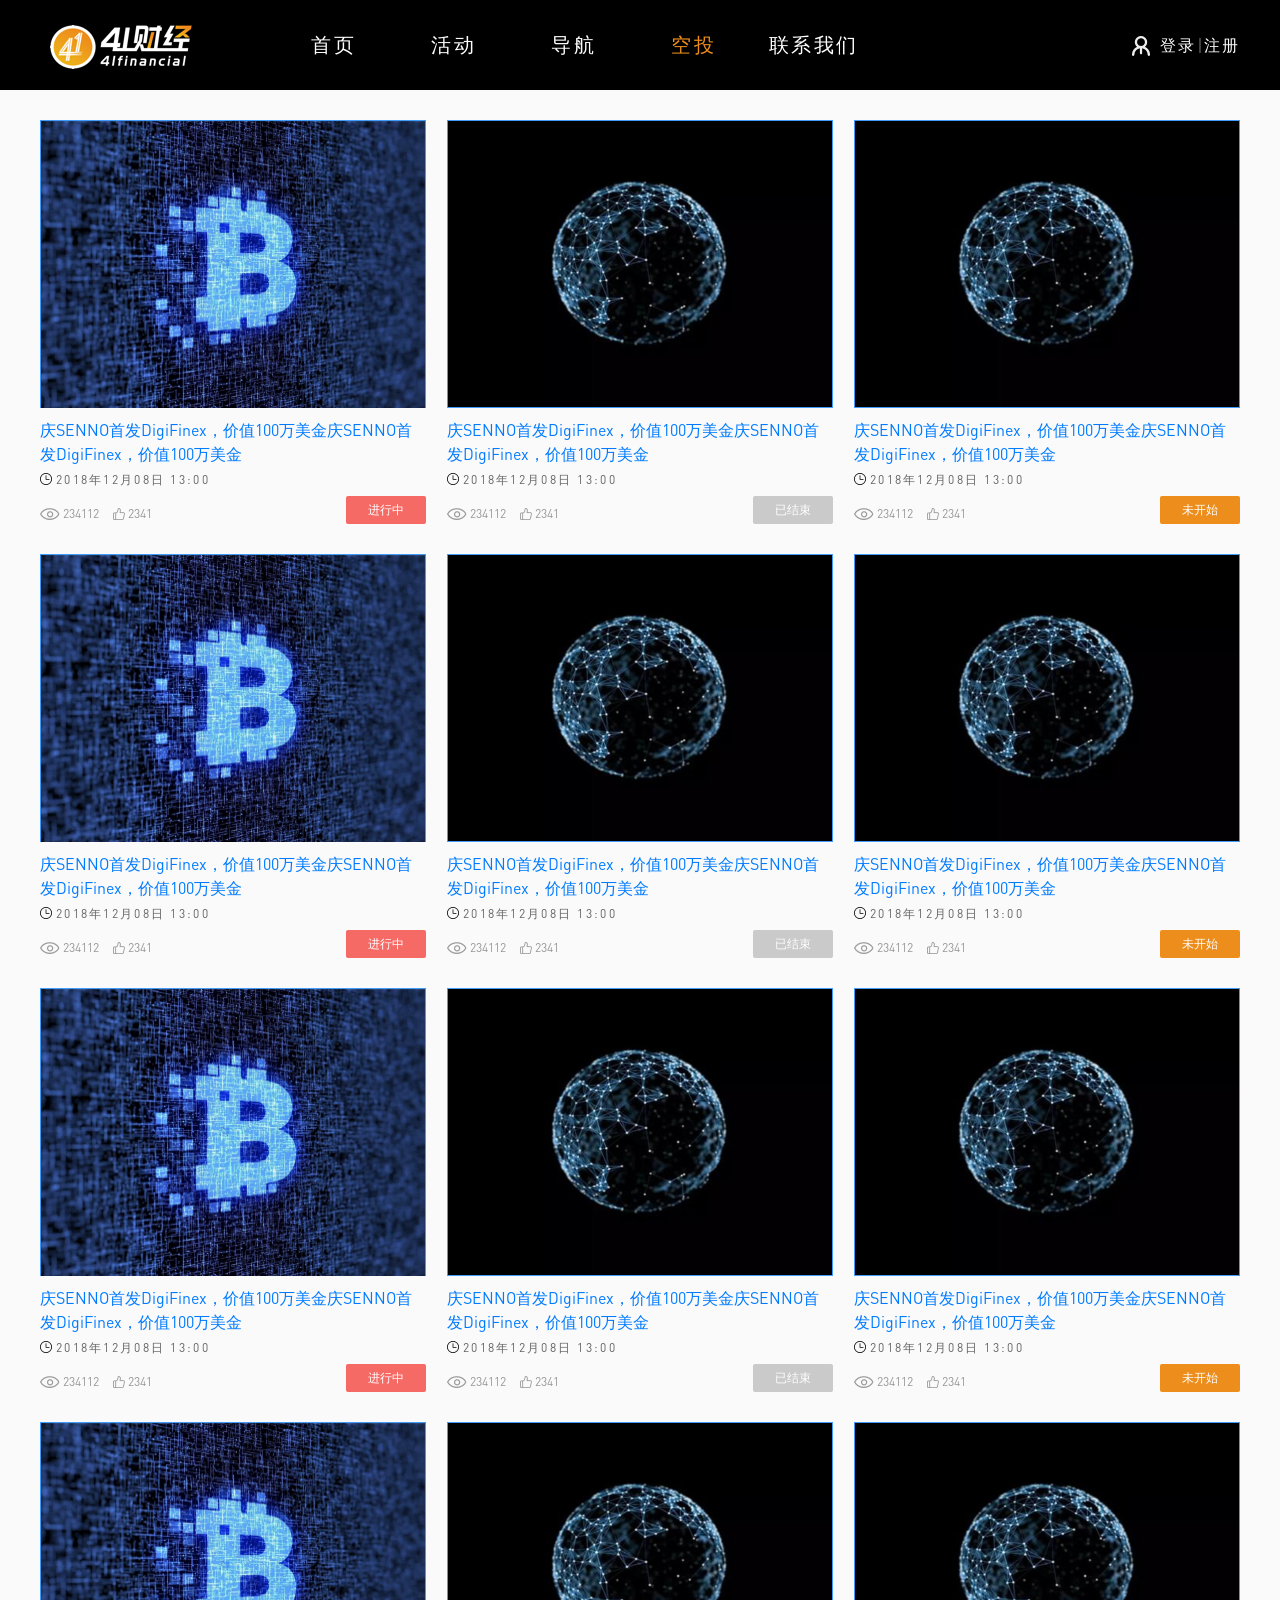
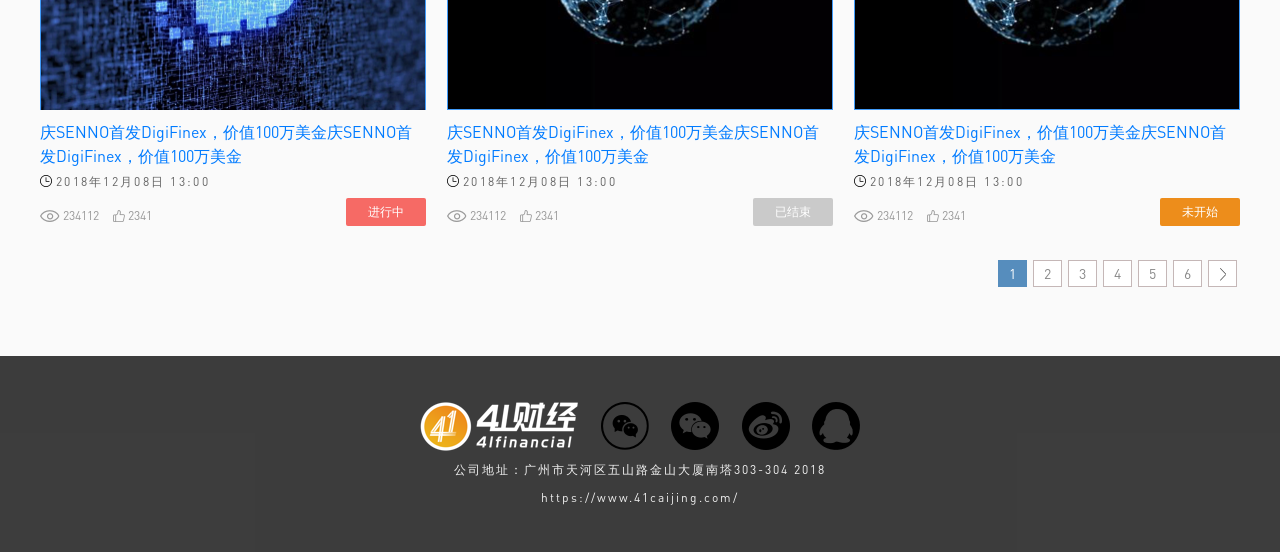
<file: airdrop.html>
<!DOCTYPE html>
<html lang="zh">

<head>
    <meta charset="UTF-8">
    <meta name="viewport" content="width=device-width, initial-scale=1.0">
    <meta http-equiv="X-UA-Compatible" content="ie=edge">
    <title>四一官网</title>
    <link rel="stylesheet" href="./css/common.css">
    <link rel="stylesheet" href="./css/activity.css">
</head>

<body>
    <div class="header-bg">
        <div class="header">
            <div class="header-logo">
                <img src="./img/nav_logo.png" alt="logo">
            </div>
            <ul class="nav">
                <li><a href="./index.html">首页</a></li>
                <li><a href="./activity.html">活动</a></li>
                <li><a href="./nav.html">导航</a></li>
                <li class="active"><a href="./airdrop.html">空投</a></li>
                <li><a href="./contact.html">联系我们</a></li>
            </ul>
            <div class="login-register">
                <div class="icon"></div>
                <a href="javascript:;" id="login">登录</a>
                <div class="separate"></div>
                <a href="javascript:;" id="register">注册</a>
            </div>
        </div>
    </div>
    <div id="main">
        <ul class="list">
            <li>
                <img src="./img/activity_1.png" alt="activity_1" width="100%">
                <a href="./airdrop_detail.html">庆SENNO首发DigiFinex，价值100万美金庆SENNO首发DigiFinex，价值100万美金</a>
                <div class="time">
                    <div class="icon"></div>
                    <span>2018年12月08日 13:00</span>
                </div>
                <div class="situation">
                    <div class="num">
                        <div class="see">
                            <div class="icon"></div>
                            <span>234112</span>
                        </div>
                        <div class="like">
                            <div class="icon"></div>
                            <span>2341</span>
                        </div>
                    </div>
                    <div class="status doing">进行中</div>
                </div>
            </li>
            <li>
                <img src="./img/activity_2.png" alt="activity_1" width="100%">
                <a href="./airdrop_detail.html">庆SENNO首发DigiFinex，价值100万美金庆SENNO首发DigiFinex，价值100万美金</a>
                <div class="time">
                    <div class="icon"></div>
                    <span>2018年12月08日 13:00</span>
                </div>
                <div class="situation">
                    <div class="num">
                        <div class="see">
                            <div class="icon"></div>
                            <span>234112</span>
                        </div>
                        <div class="like">
                            <div class="icon"></div>
                            <span>2341</span>
                        </div>
                    </div>
                    <div class="status end">已结束</div>
                </div>
            </li>
            <li>
                <img src="./img/activity_2.png" alt="activity_1" width="100%">
                <a href="./airdrop_detail.html">庆SENNO首发DigiFinex，价值100万美金庆SENNO首发DigiFinex，价值100万美金</a>
                <div class="time">
                    <div class="icon"></div>
                    <span>2018年12月08日 13:00</span>
                </div>
                <div class="situation">
                    <div class="num">
                        <div class="see">
                            <div class="icon"></div>
                            <span>234112</span>
                        </div>
                        <div class="like">
                            <div class="icon"></div>
                            <span>2341</span>
                        </div>
                    </div>
                    <div class="status nobegin">未开始</div>
                </div>
            </li>
            <li>
                <img src="./img/activity_1.png" alt="activity_1" width="100%">
                <a href="./airdrop_detail.html">庆SENNO首发DigiFinex，价值100万美金庆SENNO首发DigiFinex，价值100万美金</a>
                <div class="time">
                    <div class="icon"></div>
                    <span>2018年12月08日 13:00</span>
                </div>
                <div class="situation">
                    <div class="num">
                        <div class="see">
                            <div class="icon"></div>
                            <span>234112</span>
                        </div>
                        <div class="like">
                            <div class="icon"></div>
                            <span>2341</span>
                        </div>
                    </div>
                    <div class="status doing">进行中</div>
                </div>
            </li>
            <li>
                <img src="./img/activity_2.png" alt="activity_1" width="100%">
                <a href="./airdrop_detail.html">庆SENNO首发DigiFinex，价值100万美金庆SENNO首发DigiFinex，价值100万美金</a>
                <div class="time">
                    <div class="icon"></div>
                    <span>2018年12月08日 13:00</span>
                </div>
                <div class="situation">
                    <div class="num">
                        <div class="see">
                            <div class="icon"></div>
                            <span>234112</span>
                        </div>
                        <div class="like">
                            <div class="icon"></div>
                            <span>2341</span>
                        </div>
                    </div>
                    <div class="status end">已结束</div>
                </div>
            </li>
            <li>
                <img src="./img/activity_2.png" alt="activity_1" width="100%">
                <a href="./airdrop_detail.html">庆SENNO首发DigiFinex，价值100万美金庆SENNO首发DigiFinex，价值100万美金</a>
                <div class="time">
                    <div class="icon"></div>
                    <span>2018年12月08日 13:00</span>
                </div>
                <div class="situation">
                    <div class="num">
                        <div class="see">
                            <div class="icon"></div>
                            <span>234112</span>
                        </div>
                        <div class="like">
                            <div class="icon"></div>
                            <span>2341</span>
                        </div>
                    </div>
                    <div class="status nobegin">未开始</div>
                </div>
            </li>
            <li>
                <img src="./img/activity_1.png" alt="activity_1" width="100%">
                <a href="./airdrop_detail.html">庆SENNO首发DigiFinex，价值100万美金庆SENNO首发DigiFinex，价值100万美金</a>
                <div class="time">
                    <div class="icon"></div>
                    <span>2018年12月08日 13:00</span>
                </div>
                <div class="situation">
                    <div class="num">
                        <div class="see">
                            <div class="icon"></div>
                            <span>234112</span>
                        </div>
                        <div class="like">
                            <div class="icon"></div>
                            <span>2341</span>
                        </div>
                    </div>
                    <div class="status doing">进行中</div>
                </div>
            </li>
            <li>
                <img src="./img/activity_2.png" alt="activity_1" width="100%">
                <a href="./airdrop_detail.html">庆SENNO首发DigiFinex，价值100万美金庆SENNO首发DigiFinex，价值100万美金</a>
                <div class="time">
                    <div class="icon"></div>
                    <span>2018年12月08日 13:00</span>
                </div>
                <div class="situation">
                    <div class="num">
                        <div class="see">
                            <div class="icon"></div>
                            <span>234112</span>
                        </div>
                        <div class="like">
                            <div class="icon"></div>
                            <span>2341</span>
                        </div>
                    </div>
                    <div class="status end">已结束</div>
                </div>
            </li>
            <li>
                <img src="./img/activity_2.png" alt="activity_1" width="100%">
                <a href="./airdrop_detail.html">庆SENNO首发DigiFinex，价值100万美金庆SENNO首发DigiFinex，价值100万美金</a>
                <div class="time">
                    <div class="icon"></div>
                    <span>2018年12月08日 13:00</span>
                </div>
                <div class="situation">
                    <div class="num">
                        <div class="see">
                            <div class="icon"></div>
                            <span>234112</span>
                        </div>
                        <div class="like">
                            <div class="icon"></div>
                            <span>2341</span>
                        </div>
                    </div>
                    <div class="status nobegin">未开始</div>
                </div>
            </li>
            <li>
                <img src="./img/activity_1.png" alt="activity_1" width="100%">
                <a href="./airdrop_detail.html">庆SENNO首发DigiFinex，价值100万美金庆SENNO首发DigiFinex，价值100万美金</a>
                <div class="time">
                    <div class="icon"></div>
                    <span>2018年12月08日 13:00</span>
                </div>
                <div class="situation">
                    <div class="num">
                        <div class="see">
                            <div class="icon"></div>
                            <span>234112</span>
                        </div>
                        <div class="like">
                            <div class="icon"></div>
                            <span>2341</span>
                        </div>
                    </div>
                    <div class="status doing">进行中</div>
                </div>
            </li>
            <li>
                <img src="./img/activity_2.png" alt="activity_1" width="100%">
                <a href="./airdrop_detail.html">庆SENNO首发DigiFinex，价值100万美金庆SENNO首发DigiFinex，价值100万美金</a>
                <div class="time">
                    <div class="icon"></div>
                    <span>2018年12月08日 13:00</span>
                </div>
                <div class="situation">
                    <div class="num">
                        <div class="see">
                            <div class="icon"></div>
                            <span>234112</span>
                        </div>
                        <div class="like">
                            <div class="icon"></div>
                            <span>2341</span>
                        </div>
                    </div>
                    <div class="status end">已结束</div>
                </div>
            </li>
            <li>
                <img src="./img/activity_2.png" alt="activity_1" width="100%">
                <a href="./airdrop_detail.html">庆SENNO首发DigiFinex，价值100万美金庆SENNO首发DigiFinex，价值100万美金</a>
                <div class="time">
                    <div class="icon"></div>
                    <span>2018年12月08日 13:00</span>
                </div>
                <div class="situation">
                    <div class="num">
                        <div class="see">
                            <div class="icon"></div>
                            <span>234112</span>
                        </div>
                        <div class="like">
                            <div class="icon"></div>
                            <span>2341</span>
                        </div>
                    </div>
                    <div class="status nobegin">未开始</div>
                </div>
            </li>
        </ul>
        <div id="pagination"></div>
    </div>
    <div class="footer">
        <div class="content">
            <div class="logos">
                <a href="#">
                    <img src="./img/footer_logo.png" alt="footer_logo">
                </a>
                <a href="#">
                    <img src="./img/footer_vipcn.png" alt="footer_logo">
                </a>
                <a href="#">
                    <img src="./img/footer_weixin.png" alt="footer_logo">
                </a>
                <a href="#">
                    <img src="./img/footer_weibo.png" alt="footer_logo">
                </a>
                <a href="#">
                    <img src="./img/footer_qq.png" alt="footer_logo">
                </a>
            </div>
            <div class="address">
                公司地址：广州市天河区五山路金山大厦南塔303-304 2018
            </div>
            <div class="website">
                <a href="https://www.41caijing.com/">https://www.41caijing.com/</a>
            </div>
        </div>
    </div>

    <!-- 注册登录弹窗 -->
    <div id="success-msg">
        <div>
            <img src="./img/registerandlogin_succeed .png" alt="registerandlogin_succeed">
            <span></span>
        </div>
    </div>
    <div id="forgot-pass">
        <div class="container">
            <img class="close-model" src="./img/close_model.png" alt="close_model">
            <div class="model-tabs">
                <h3>修改密码</h3>
            </div>
            <div class="model-views">
                <div class="model-view active">
                    <div class="form-control user">
                        <input type="text" placeholder="输入手机号码或者电子邮箱">
                    </div>
                    <div class="form-control captchae">
                        <input type="text" placeholder="验证码">
                        <span>获取验证码</span>
                    </div>
                    <div class="form-control pass">
                        <input type="text" placeholder="输入新密码">
                    </div>
                    <div class="form-control confirm-pass">
                        <input type="text" placeholder="确认密码">
                    </div>
                    <button class="disable">修改密码</button>
                </div>
            </div>
        </div>
    </div>
    <div id="model">
        <div class="container">
            <img class="close-model" src="./img/close_model.png" alt="close_model">
            <div class="model-tabs">
                <div class="active">登录</div>
                <div>注册</div>
            </div>
            <div class="model-views">
                <div class="model-view login-view active">
                    <div class="err-msg"></div>
                    <div class="form-control user">
                        <input type="text" placeholder="请输入手机号码或邮箱">
                        <!-- <div class="close-icon"></div> -->
                    </div>
                    <div class="form-control pass">
                        <input type="password" placeholder="请输入密码">
                        <!-- <div class="close-icon"></div> -->
                    </div>
                    <button class="login disable">登录</button>
                    <a class="forgot-pass" href="#">忘记密码</a>
                </div>
                <div class="model-view register-view">
                    <div class="form-control user">
                        <input type="text" placeholder="账号">
                    </div>
                    <div class="form-control captchae">
                        <input type="text" placeholder="验证码">
                        <span>获取验证码</span>
                    </div>
                    <div class="form-control pass">
                        <input type="text" placeholder="设置密码">
                    </div>
                    <div class="form-control confirm-pass">
                        <input type="text" placeholder="确认密码">
                    </div>
                    <div class="form-control invite-code">
                        <input type="text" placeholder="邀请码">
                    </div>
                    <button class="register disable">注册</button>
                    <div class="agreement">
                        <img src="./img/register_unselected.png" alt="register">
                        我已阅读并同意《用户协定》
                    </div>
                </div>
            </div>
        </div>
    </div>

    <script src="./lib/jquery.min.js"></script>
    <script src="./lib/jqueryPagination/jquery.pagination.min.js"></script>
    <script src="./js/common.js"></script>
    <script>
        $('#pagination').pagination({
            currentPage: 1,
            totalPage: 12,
            isShow: false,
            count: 6,
            prevPageText: '<span class="prev"></span>',
            nextPageText: '<span class="next"></span>',
            callback: function (current) {
                $('#current2').text(current);
            }
        });
    </script>
</body>

</html>
</file>
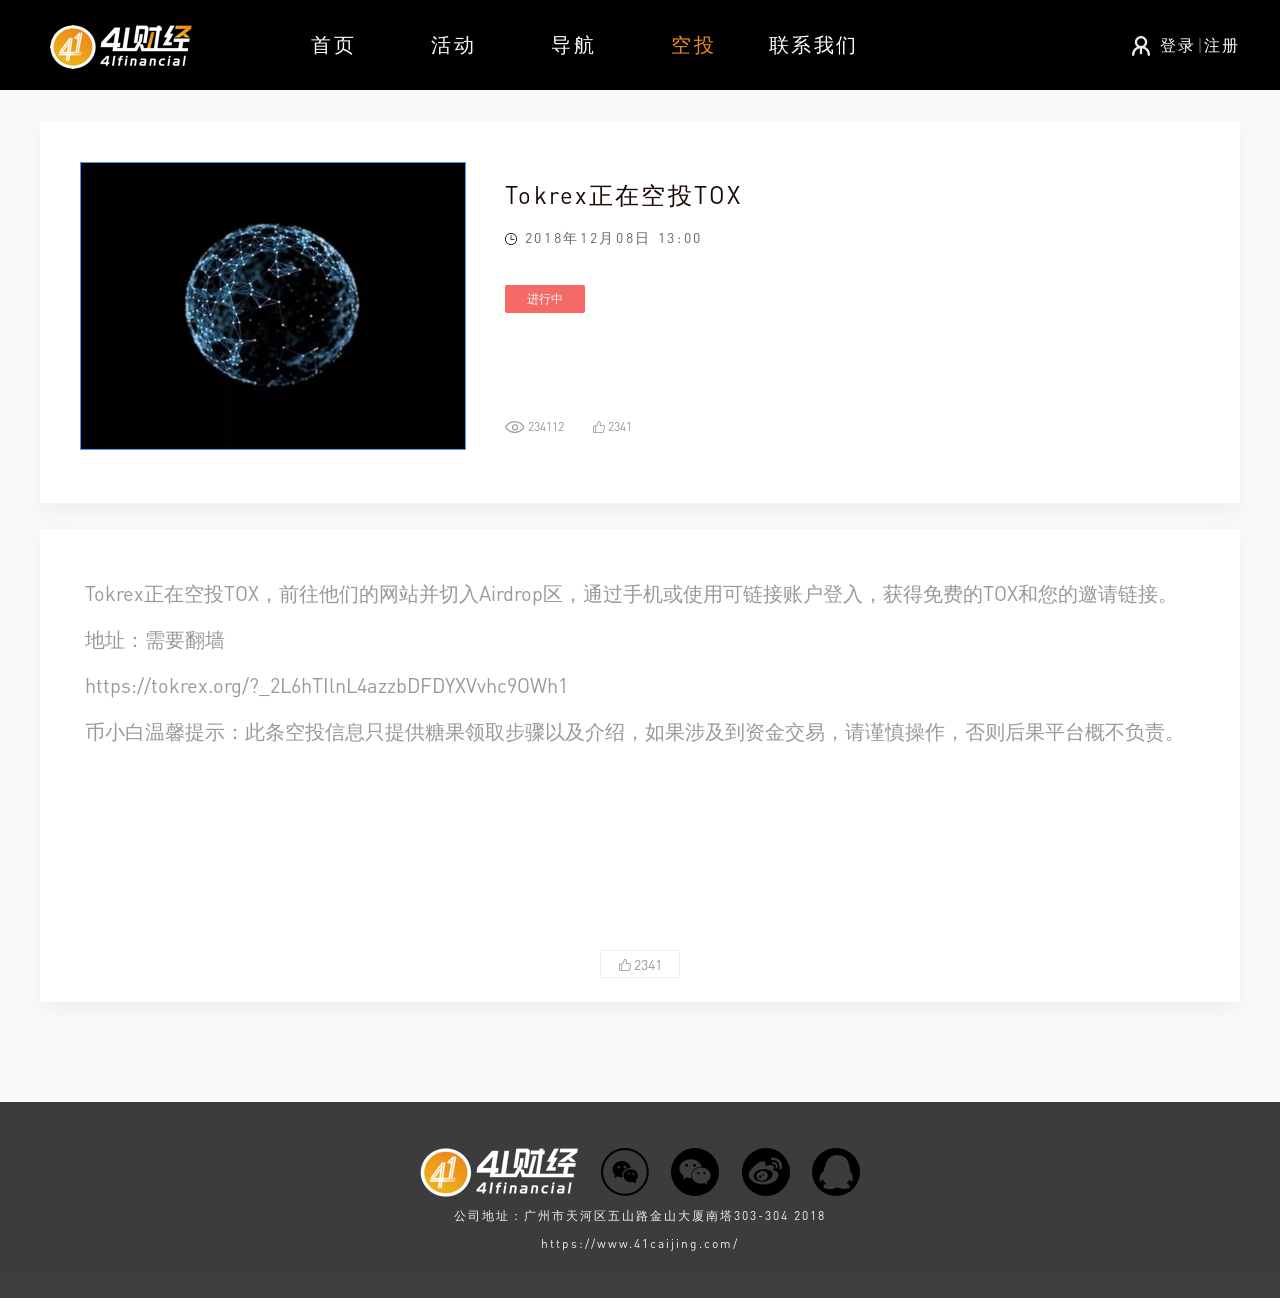
<file: airdrop_detail.html>
<!DOCTYPE html>
<html lang="en">

<head>
    <meta charset="UTF-8">
    <meta name="viewport" content="width=device-width, initial-scale=1.0">
    <meta http-equiv="X-UA-Compatible" content="ie=edge">
    <title>四一官网</title>
    <link rel="stylesheet" href="./css/common.css">
    <link rel="stylesheet" href="./css/activity_detail.css">
</head>

<body>
    <div class="header-bg">
        <div class="header">
            <div class="header-logo">
                <img src="./img/nav_logo.png" alt="logo">
            </div>
            <ul class="nav">
                <li><a href="./index.html">首页</a></li>
                <li><a href="./activity.html">活动</a></li>
                <li><a href="./nav.html">导航</a></li>
                <li class="active"><a href="./airdrop.html">空投</a></li>
                <li><a href="./contact.html">联系我们</a></li>
            </ul>
            <div class="login-register">
                <div class="icon"></div>
                <a href="javascript:;" id="login">登录</a>
                <div class="separate"></div>
                <a href="javascript:;" id="register">注册</a>
            </div>
        </div>
    </div>
    <div id="main">
        <div class="info">
            <img src="./img/activity_2.png" alt="activity_2">
            <div class="content">
                <div class="title">Tokrex正在空投TOX</div>
                <div class="time">​
                    <div class="icon"></div>
                    <span>2018年12月08日 13:00</span>
                </div>
                <div class="status">进行中</div>
                <div class="num">
                    <div class="see">
                        <div class="icon"></div>
                        <span>234112</span>
                    </div>
                    <div class="like">
                        <div class="icon"></div>
                        <span>2341</span>
                    </div>
                </div>
            </div>
        </div>
        <div class="content-text">
            <p>Tokrex正在空投TOX，前往他们的网站并切入Airdrop区，通过手机或使用可链接账户登入，获得免费的TOX和您的邀请链接。</p>
            <p>地址：需要翻墙</p>
            <p><a href="https://tokrex.org/?_2L6hTIlnL4azzbDFDYXVvhc9OWh1">https://tokrex.org/?_2L6hTIlnL4azzbDFDYXVvhc9OWh1</a></p>
            <p>币小白温馨提示：此条空投信息只提供糖果领取步骤以及介绍，如果涉及到资金交易，请谨慎操作，否则后果平台概不负责。</p>
            <div class="bottom">
                <div class="like">
                    <div class="icon"></div>
                    <span>2341</span>
                </div>
            </div>
        </div>
    </div>
    <div class="footer">
        <div class="content">
            <div class="logos">
                <a href="#">
                    <img src="./img/footer_logo.png" alt="footer_logo">
                </a>
                <a href="#">
                    <img src="./img/footer_vipcn.png" alt="footer_logo">
                </a>
                <a href="#">
                    <img src="./img/footer_weixin.png" alt="footer_logo">
                </a>
                <a href="#">
                    <img src="./img/footer_weibo.png" alt="footer_logo">
                </a>
                <a href="#">
                    <img src="./img/footer_qq.png" alt="footer_logo">
                </a>
            </div>
            <div class="address">
                公司地址：广州市天河区五山路金山大厦南塔303-304 2018
            </div>
            <div class="website">
                <a href="https://www.41caijing.com/">https://www.41caijing.com/</a>
            </div>
        </div>
    </div>

    <!-- 注册登录弹窗 -->
    <div id="success-msg">
        <div>
            <img src="./img/registerandlogin_succeed .png" alt="registerandlogin_succeed">
            <span></span>
        </div>
    </div>
    <div id="forgot-pass">
        <div class="container">
            <img class="close-model" src="./img/close_model.png" alt="close_model">
            <div class="model-tabs">
                <h3>修改密码</h3>
            </div>
            <div class="model-views">
                <div class="model-view active">
                    <div class="form-control user">
                        <input type="text" placeholder="输入手机号码或者电子邮箱">
                    </div>
                    <div class="form-control captchae">
                        <input type="text" placeholder="验证码">
                        <span>获取验证码</span>
                    </div>
                    <div class="form-control pass">
                        <input type="text" placeholder="输入新密码">
                    </div>
                    <div class="form-control confirm-pass">
                        <input type="text" placeholder="确认密码">
                    </div>
                    <button class="disable">修改密码</button>
                </div>
            </div>
        </div>
    </div>
    <div id="model">
        <div class="container">
            <img class="close-model" src="./img/close_model.png" alt="close_model">
            <div class="model-tabs">
                <div class="active">登录</div>
                <div>注册</div>
            </div>
            <div class="model-views">
                <div class="model-view login-view active">
                    <div class="err-msg"></div>
                    <div class="form-control user">
                        <input type="text" placeholder="请输入手机号码或邮箱">
                        <!-- <div class="close-icon"></div> -->
                    </div>
                    <div class="form-control pass">
                        <input type="password" placeholder="请输入密码">
                        <!-- <div class="close-icon"></div> -->
                    </div>
                    <button class="login disable">登录</button>
                    <a class="forgot-pass" href="#">忘记密码</a>
                </div>
                <div class="model-view register-view">
                    <div class="form-control user">
                        <input type="text" placeholder="账号">
                    </div>
                    <div class="form-control captchae">
                        <input type="text" placeholder="验证码">
                        <span>获取验证码</span>
                    </div>
                    <div class="form-control pass">
                        <input type="text" placeholder="设置密码">
                    </div>
                    <div class="form-control confirm-pass">
                        <input type="text" placeholder="确认密码">
                    </div>
                    <div class="form-control invite-code">
                        <input type="text" placeholder="邀请码">
                    </div>
                    <button class="register disable">注册</button>
                    <div class="agreement">
                        <img src="./img/register_unselected.png" alt="register">
                        我已阅读并同意《用户协定》
                    </div>
                </div>
            </div>
        </div>
    </div>

    <script src="./lib/jquery.min.js"></script>
    <script src="./js/common.js"></script>
</body>

</html>
</file>
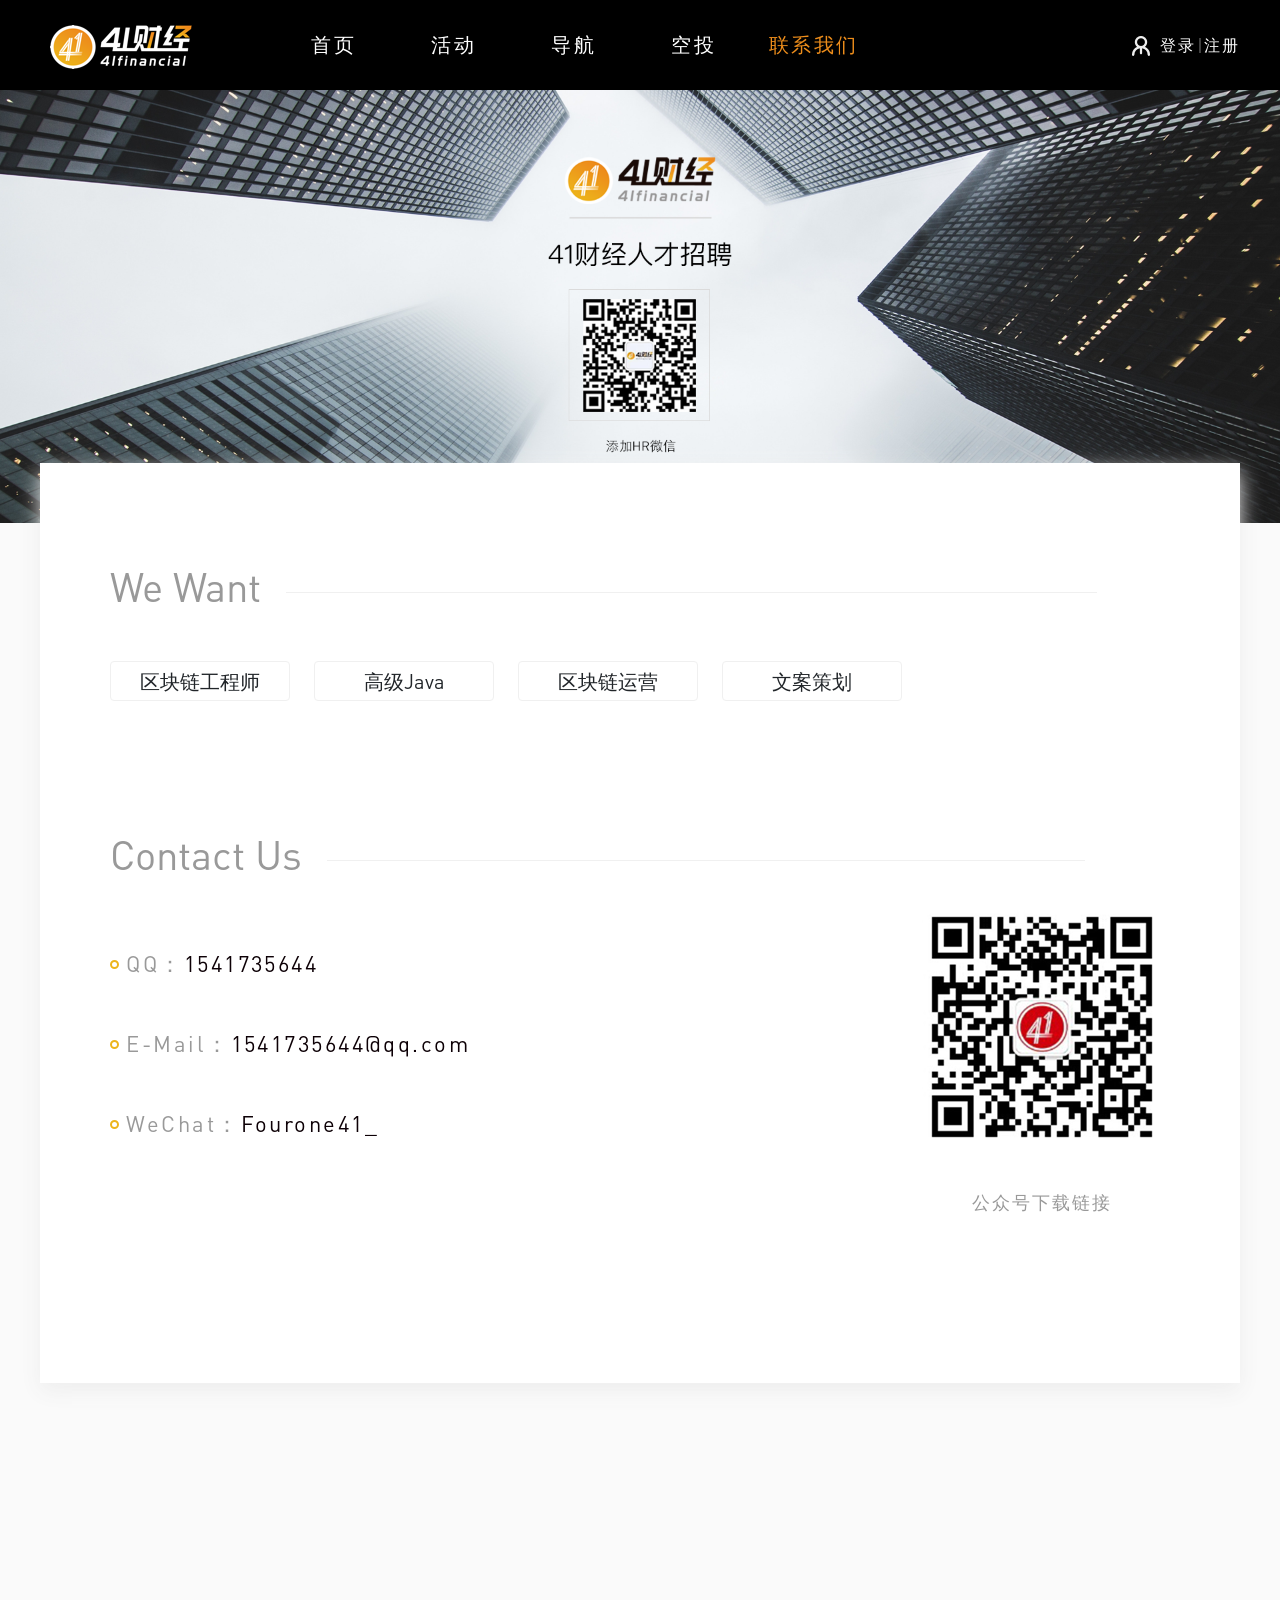
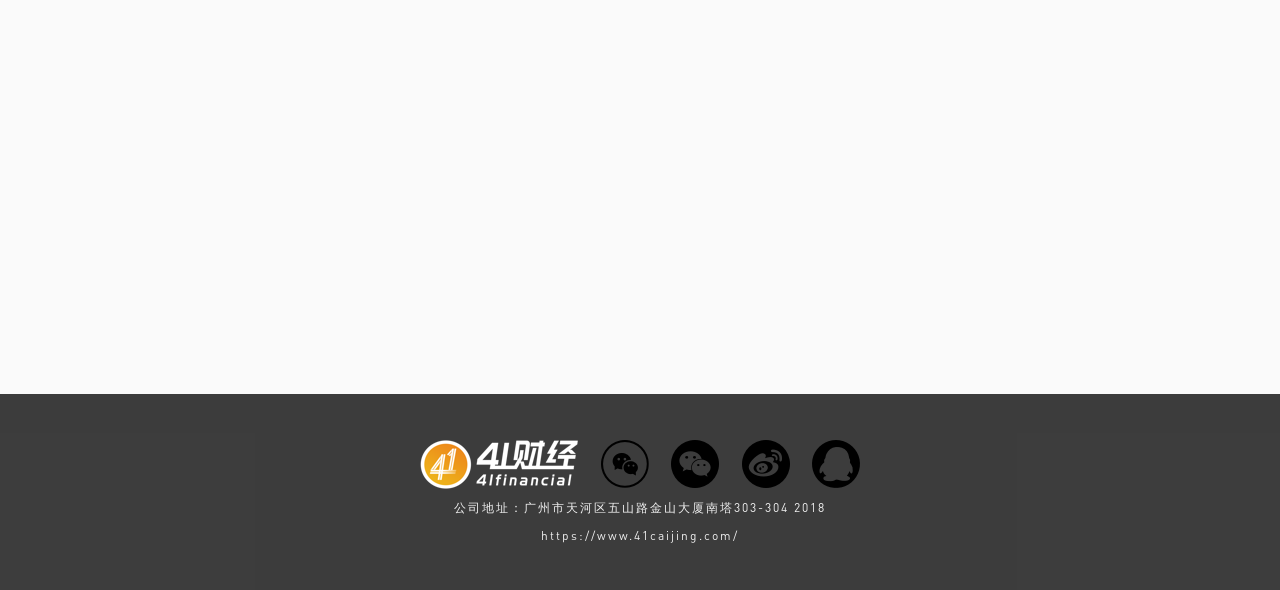
<file: contact.html>
<!DOCTYPE html>
<html lang="zh">
<head>
    <meta charset="UTF-8">
    <meta name="viewport" content="width=device-width, initial-scale=1.0">
    <meta http-equiv="X-UA-Compatible" content="ie=edge">
    <title>四一官网</title>
    <link rel="stylesheet" href="./css/common.css">
    <link rel="stylesheet" href="./css/contact.css">
</head>
<body>
    <div class="header-bg">
        <div class="header">
            <div class="header-logo">
                <img src="./img/nav_logo.png" alt="logo">
            </div>
            <ul class="nav">
                <li><a href="./index.html">首页</a></li>
                <li><a href="./activity.html">活动</a></li>
                <li><a href="./nav.html">导航</a></li>
                <li><a href="./airdrop.html">空投</a></li>
                <li class="active"><a href="./contact.html">联系我们</a></li>
            </ul>
            <div class="login-register">
                <div class="icon"></div>
                <a href="javascript:;" id="login">登录</a>
                <div class="separate"></div>
                <a href="javascript:;" id="register">注册</a>
            </div>
        </div>
    </div>
    <div class="banner">
        <img src="./img/background_contactus.png" alt="background_contactus">
    </div>
    <div id="main">
        <div class="content">
            <h2>
                <span>We Want</span>
                <div style="display: inline-block;width: 811px;height: 1px;vertical-align: middle;margin-left: 15px;background: #f0f0f0;"></div>
            </h2>
            <div class="post">
                <div>区块链工程师</div>
                <div>高级Java</div>
                <div>区块链运营</div>
                <div>文案策划</div>
            </div>
            <h2>
                <span>Contact Us</span>
                <div style="display: inline-block;width: 758px;height: 1px;vertical-align: middle;margin-left: 15px;background: #f0f0f0;"></div>
            </h2>
            <ul class="contact">
                <li>
                    <div class="icon"></div>
                    <span>QQ：</span>1541735644
                </li>
                <li>
                    <div class="icon"></div>
                    <span>E-Mail：</span>1541735644@qq.com
                </li>
                <li>
                    <div class="icon"></div>
                    <span>WeChat：</span>Fourone41_
                </li>
                <div class="qrcode">
                    <img src="./img/contactus_link.png" alt="contactus_link">
                    <div>公众号下载链接</div>
                </div>
            </ul>
        </div>
    </div>
    <div class="footer">
        <div class="content">
            <div class="logos">
                <a href="#">
                    <img src="./img/footer_logo.png" alt="footer_logo">
                </a>
                <a href="#">
                    <img src="./img/footer_vipcn.png" alt="footer_logo">
                </a>
                <a href="#">
                    <img src="./img/footer_weixin.png" alt="footer_logo">
                </a>
                <a href="#">
                    <img src="./img/footer_weibo.png" alt="footer_logo">
                </a>
                <a href="#">
                    <img src="./img/footer_qq.png" alt="footer_logo">
                </a>
            </div>
            <div class="address">
                公司地址：广州市天河区五山路金山大厦南塔303-304 2018
            </div>
            <div class="website">
                <a href="https://www.41caijing.com/">https://www.41caijing.com/</a>
            </div>
        </div>
    </div>

    <!-- 注册登录弹窗 -->
    <div id="success-msg">
        <div>
            <img src="./img/registerandlogin_succeed .png" alt="registerandlogin_succeed">
            <span></span>
        </div>
    </div>
    <div id="forgot-pass">
        <div class="container">
            <img class="close-model" src="./img/close_model.png" alt="close_model">
            <div class="model-tabs">
                <h3>修改密码</h3>
            </div>
            <div class="model-views">
                <div class="model-view active">
                    <div class="form-control user">
                        <input type="text" placeholder="输入手机号码或者电子邮箱">
                    </div>
                    <div class="form-control captchae">
                        <input type="text" placeholder="验证码">
                        <span>获取验证码</span>
                    </div>
                    <div class="form-control pass">
                        <input type="text" placeholder="输入新密码">
                    </div>
                    <div class="form-control confirm-pass">
                        <input type="text" placeholder="确认密码">
                    </div>
                    <button class="disable">修改密码</button>
                </div>
            </div>
        </div>
    </div>
    <div id="model">
        <div class="container">
            <img class="close-model" src="./img/close_model.png" alt="close_model">
            <div class="model-tabs">
                <div class="active">登录</div>
                <div>注册</div>
            </div>
            <div class="model-views">
                <div class="model-view login-view active">
                    <div class="err-msg"></div>
                    <div class="form-control user">
                        <input type="text" placeholder="请输入手机号码或邮箱">
                        <!-- <div class="close-icon"></div> -->
                    </div>
                    <div class="form-control pass">
                        <input type="password" placeholder="请输入密码">
                        <!-- <div class="close-icon"></div> -->
                    </div>
                    <button class="login disable">登录</button>
                    <a class="forgot-pass" href="#">忘记密码</a>
                </div>
                <div class="model-view register-view">
                    <div class="form-control user">
                        <input type="text" placeholder="账号">
                    </div>
                    <div class="form-control captchae">
                        <input type="text" placeholder="验证码">
                        <span>获取验证码</span>
                    </div>
                    <div class="form-control pass">
                        <input type="text" placeholder="设置密码">
                    </div>
                    <div class="form-control confirm-pass">
                        <input type="text" placeholder="确认密码">
                    </div>
                    <div class="form-control invite-code">
                        <input type="text" placeholder="邀请码">
                    </div>
                    <button class="register disable">注册</button>
                    <div class="agreement">
                        <img src="./img/register_unselected.png" alt="register">
                        我已阅读并同意《用户协定》
                    </div>
                </div>
            </div>
        </div>
    </div>

    <script src="./lib/jquery.min.js"></script>
    <script src="./js/common.js"></script>
</body>
</html>
</file>
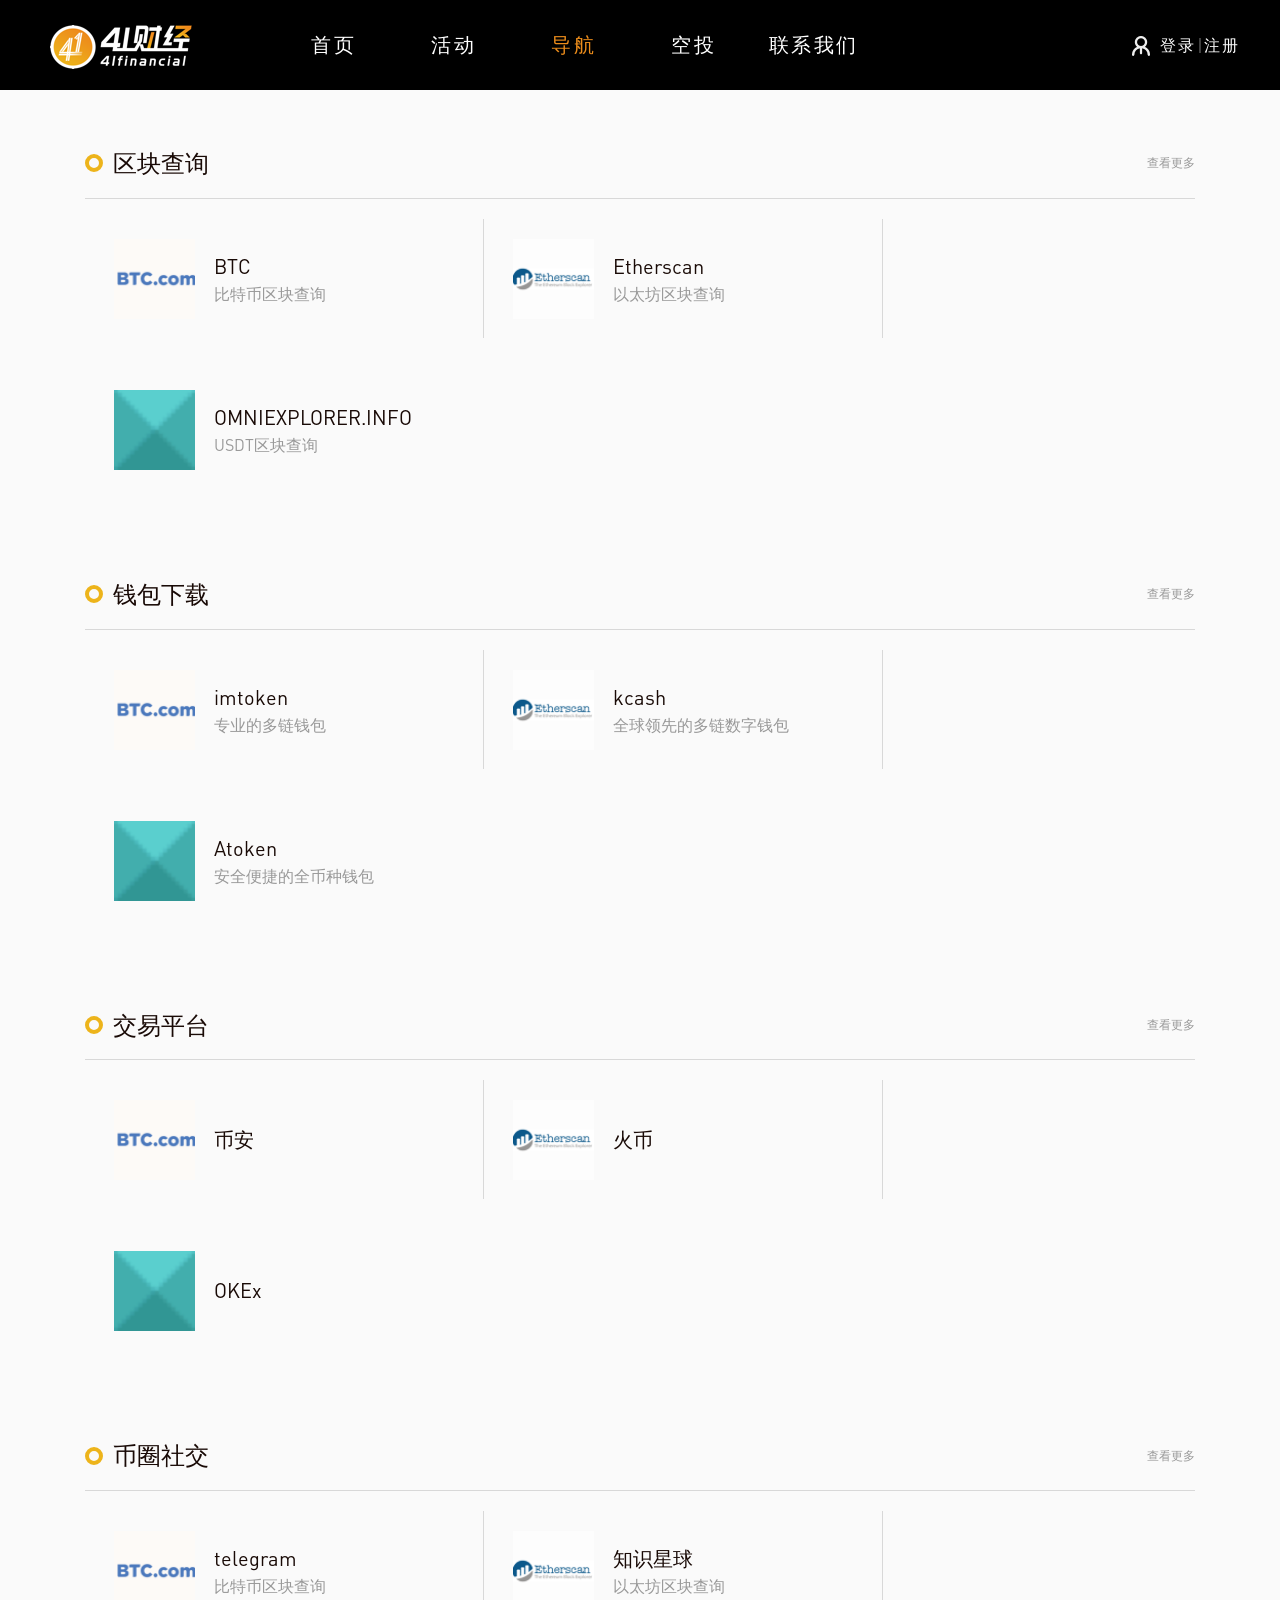
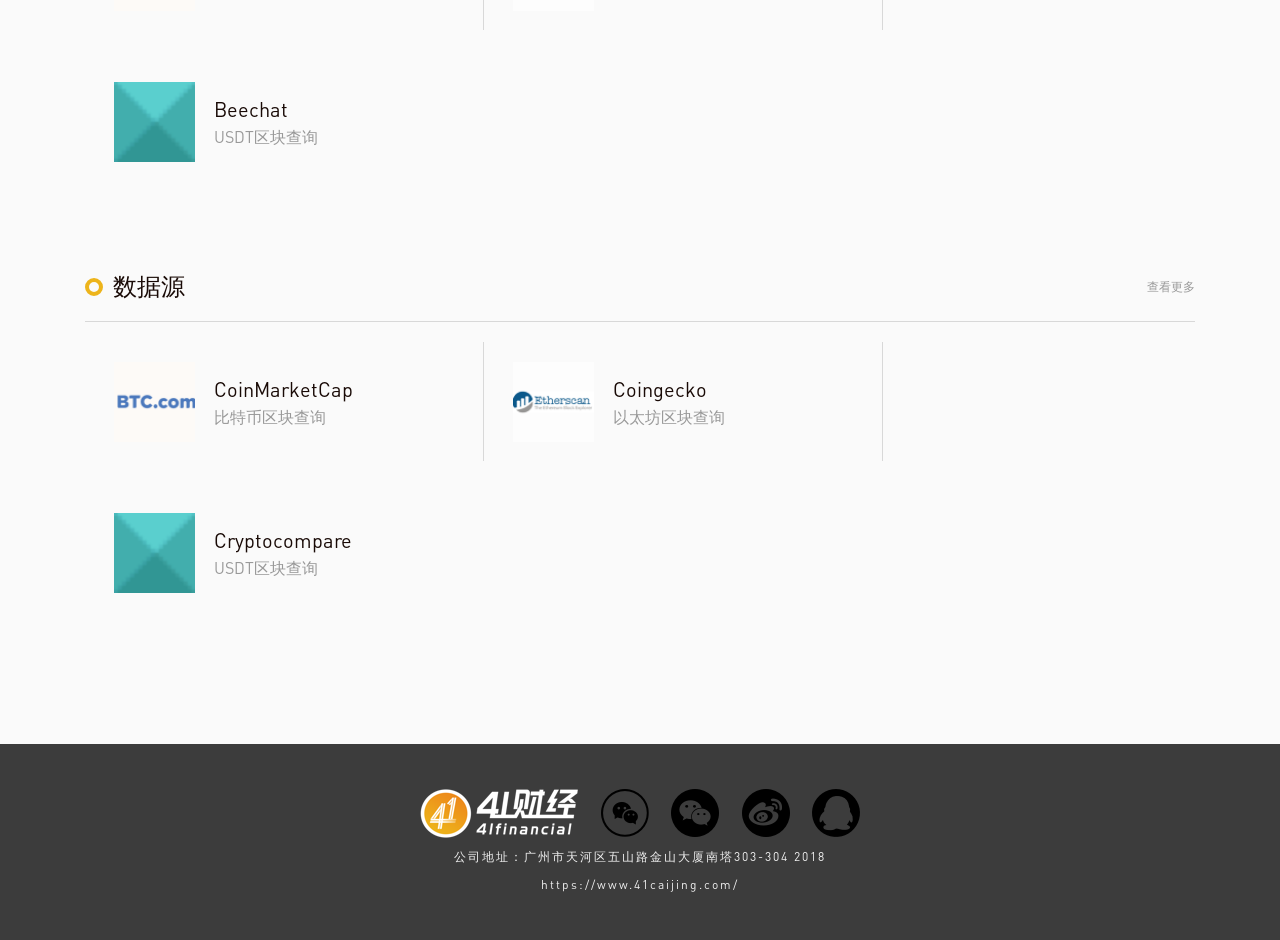
<file: nav.html>
<!DOCTYPE html>
<html lang="zh">

<head>
    <meta charset="UTF-8">
    <meta name="viewport" content="width=device-width, initial-scale=1.0">
    <meta http-equiv="X-UA-Compatible" content="ie=edge">
    <title>四一官网</title>
    <link rel="stylesheet" href="./css/common.css">
</head>

<body>
    <div class="header-bg">
        <div class="header">
            <div class="header-logo">
                <img src="./img/nav_logo.png" alt="logo">
            </div>
            <ul class="nav">
                <li><a href="./index.html">首页</a></li>
                <li><a href="./activity.html">活动</a></li>
                <li class="active"><a href="./nav.html">导航</a></li>
                <li><a href="./airdrop.html">空投</a></li>
                <li><a href="./contact.html">联系我们</a></li>
            </ul>
            <div class="login-register">
                <div class="icon"></div>
                <a href="javascript:;" id="login">登录</a>
                <div class="separate"></div>
                <a href="javascript:;" id="register">注册</a>
            </div>
        </div>
    </div>
    <div id="main">
        <div class="container">
            <div class="title">
                <div class="icon"></div>
                <h3>区块查询</h3>
                <a href="./nav_detail.html" class="more">查看更多</a>
            </div>
            <hr>
            <ul>
                <a href="#">
                    <li>
                        <img src="./img/nav_item1.png" alt="nav_item">
                        <div class="item">
                            <div class="item-name">BTC</div>
                            <div class="item-info">比特币区块查询</div>
                        </div>
                    </li>
                </a>
                <div class="separate"></div>
                <a href="#">
                    <li>
                        <img src="./img/nav_item2.png" alt="nav_item">
                        <div class="item">
                            <div class="item-name">Etherscan</div>
                            <div class="item-info">以太坊区块查询</div>
                        </div>
                    </li>
                </a>
                <div class="separate"></div>
                <a href="#">
                    <li>
                        <img src="./img/nav_item3.png" alt="nav_item">
                        <div class="item">
                            <div class="item-name">OMNIEXPLORER.INFO</div>
                            <div class="item-info">USDT区块查询</div>
                        </div>
                    </li>
                </a>
            </ul>
        </div>
        <div class="container">
            <div class="title">
                <div class="icon"></div>
                <h3>钱包下载</h3>
                <a href="./nav_detail.html" class="more">查看更多</a>
            </div>
            <hr>
            <ul>
                <a href="#">
                    <li>
                        <img src="./img/nav_item1.png" alt="nav_item">
                        <div class="item">
                            <div class="item-name">imtoken</div>
                            <div class="item-info">专业的多链钱包</div>
                        </div>
                    </li>
                </a>
                <div class="separate"></div>
                <a href="#">
                    <li>
                        <img src="./img/nav_item2.png" alt="nav_item">
                        <div class="item">
                            <div class="item-name">kcash</div>
                            <div class="item-info">全球领先的多链数字钱包</div>
                        </div>
                    </li>
                </a>
                <div class="separate"></div>
                <a href="#">
                    <li>
                        <img src="./img/nav_item3.png" alt="nav_item">
                        <div class="item">
                            <div class="item-name">Atoken</div>
                            <div class="item-info">安全便捷的全币种钱包</div>
                        </div>
                    </li>
                </a>
            </ul>
        </div>
        <div class="container">
            <div class="title">
                <div class="icon"></div>
                <h3>交易平台</h3>
                <a href="./nav_detail.html" class="more">查看更多</a>
            </div>
            <hr>
            <ul>
                <a href="#">
                    <li>
                        <img src="./img/nav_item1.png" alt="nav_item">
                        <div class="item">
                            <div class="item-name">币安</div>
                            <!-- <div class="item-info">专业的多链钱包</div> -->
                        </div>
                    </li>
                </a>
                <div class="separate"></div>
                <a href="#">
                    <li>
                        <img src="./img/nav_item2.png" alt="nav_item">
                        <div class="item">
                            <div class="item-name">火币</div>
                            <!-- <div class="item-info">全球领先的多链数字钱包</div> -->
                        </div>
                    </li>
                </a>
                <div class="separate"></div>
                <a href="#">
                    <li>
                        <img src="./img/nav_item3.png" alt="nav_item">
                        <div class="item">
                            <div class="item-name">OKEx</div>
                            <!-- <div class="item-info">安全便捷的全币种钱包</div> -->
                        </div>
                    </li>
                </a>
            </ul>
        </div>
        <div class="container">
            <div class="title">
                <div class="icon"></div>
                <h3>币圈社交</h3>
                <a href="./nav_detail.html" class="more">查看更多</a>
            </div>
            <hr>
            <ul>
                <a href="#">
                    <li>
                        <img src="./img/nav_item1.png" alt="nav_item">
                        <div class="item">
                            <div class="item-name">telegram</div>
                            <div class="item-info">比特币区块查询</div>
                        </div>
                    </li>
                </a>
                <div class="separate"></div>
                <a href="#">
                    <li>
                        <img src="./img/nav_item2.png" alt="nav_item">
                        <div class="item">
                            <div class="item-name">知识星球</div>
                            <div class="item-info">以太坊区块查询</div>
                        </div>
                    </li>
                </a>
                <div class="separate"></div>
                <a href="#">
                    <li>
                        <img src="./img/nav_item3.png" alt="nav_item">
                        <div class="item">
                            <div class="item-name">Beechat</div>
                            <div class="item-info">USDT区块查询</div>
                        </div>
                    </li>
                </a>
            </ul>
        </div>
        <div class="container">
            <div class="title">
                <div class="icon"></div>
                <h3>数据源</h3>
                <a href="./nav_detail.html" class="more">查看更多</a>
            </div>
            <hr>
            <ul>
                <a href="#">
                    <li>
                        <img src="./img/nav_item1.png" alt="nav_item">
                        <div class="item">
                            <div class="item-name">CoinMarketCap</div>
                            <div class="item-info">比特币区块查询</div>
                        </div>
                    </li>
                </a>
                <div class="separate"></div>
                <a href="#">
                    <li>
                        <img src="./img/nav_item2.png" alt="nav_item">
                        <div class="item">
                            <div class="item-name">Coingecko</div>
                            <div class="item-info">以太坊区块查询</div>
                        </div>
                    </li>
                </a>
                <div class="separate"></div>
                <a href="#">
                    <li>
                        <img src="./img/nav_item3.png" alt="nav_item">
                        <div class="item">
                            <div class="item-name">Cryptocompare</div>
                            <div class="item-info">USDT区块查询</div>
                        </div>
                    </li>
                </a>
            </ul>
        </div>
    </div>
    <div class="footer">
        <div class="content">
            <div class="logos">
                <a href="#">
                    <img src="./img/footer_logo.png" alt="footer_logo">
                </a>
                <a href="#">
                    <img src="./img/footer_vipcn.png" alt="footer_logo">
                </a>
                <a href="#">
                    <img src="./img/footer_weixin.png" alt="footer_logo">
                </a>
                <a href="#">
                    <img src="./img/footer_weibo.png" alt="footer_logo">
                </a>
                <a href="#">
                    <img src="./img/footer_qq.png" alt="footer_logo">
                </a>
            </div>
            <div class="address">
                公司地址：广州市天河区五山路金山大厦南塔303-304 2018
            </div>
            <div class="website">
                <a href="https://www.41caijing.com/">https://www.41caijing.com/</a>
            </div>
        </div>
    </div>

    <!-- 注册登录弹窗 -->
    <div id="success-msg">
        <div>
            <img src="./img/registerandlogin_succeed .png" alt="registerandlogin_succeed">
            <span></span>
        </div>
    </div>
    <div id="forgot-pass">
        <div class="container">
            <img class="close-model" src="./img/close_model.png" alt="close_model">
            <div class="model-tabs">
                <h3>修改密码</h3>
            </div>
            <div class="model-views">
                <div class="model-view active">
                    <div class="form-control user">
                        <input type="text" placeholder="输入手机号码或者电子邮箱">
                    </div>
                    <div class="form-control captchae">
                        <input type="text" placeholder="验证码">
                        <span>获取验证码</span>
                    </div>
                    <div class="form-control pass">
                        <input type="text" placeholder="输入新密码">
                    </div>
                    <div class="form-control confirm-pass">
                        <input type="text" placeholder="确认密码">
                    </div>
                    <button class="disable">修改密码</button>
                </div>
            </div>
        </div>
    </div>
    <div id="model">
        <div class="container">
            <img class="close-model" src="./img/close_model.png" alt="close_model">
            <div class="model-tabs">
                <div class="active">登录</div>
                <div>注册</div>
            </div>
            <div class="model-views">
                <div class="model-view login-view active">
                    <div class="err-msg"></div>
                    <div class="form-control user">
                        <input type="text" placeholder="请输入手机号码或邮箱">
                        <!-- <div class="close-icon"></div> -->
                    </div>
                    <div class="form-control pass">
                        <input type="password" placeholder="请输入密码">
                        <!-- <div class="close-icon"></div> -->
                    </div>
                    <button class="login disable">登录</button>
                    <a class="forgot-pass" href="#">忘记密码</a>
                </div>
                <div class="model-view register-view">
                    <div class="form-control user">
                        <input type="text" placeholder="账号">
                    </div>
                    <div class="form-control captchae">
                        <input type="text" placeholder="验证码">
                        <span>获取验证码</span>
                    </div>
                    <div class="form-control pass">
                        <input type="text" placeholder="设置密码">
                    </div>
                    <div class="form-control confirm-pass">
                        <input type="text" placeholder="确认密码">
                    </div>
                    <div class="form-control invite-code">
                        <input type="text" placeholder="邀请码">
                    </div>
                    <button class="register disable">注册</button>
                    <div class="agreement">
                        <img src="./img/register_unselected.png" alt="register">
                        我已阅读并同意《用户协定》
                    </div>
                </div>
            </div>
        </div>
    </div>

    <script src="./lib/jquery.min.js"></script>
    <script src="./lib/jqueryPagination/jquery.pagination.min.js"></script>
    <script src="./js/common.js"></script>
    <script>
        $('#pagination').pagination({
            currentPage: 1,
            totalPage: 12,
            isShow: false,
            count: 6,
            prevPageText: '<span class="prev"></span>',
            nextPageText: '<span class="next"></span>',
            callback: function (current) {
                $('#current2').text(current);
            }
        });
    </script>
</body>

</html>
</file>
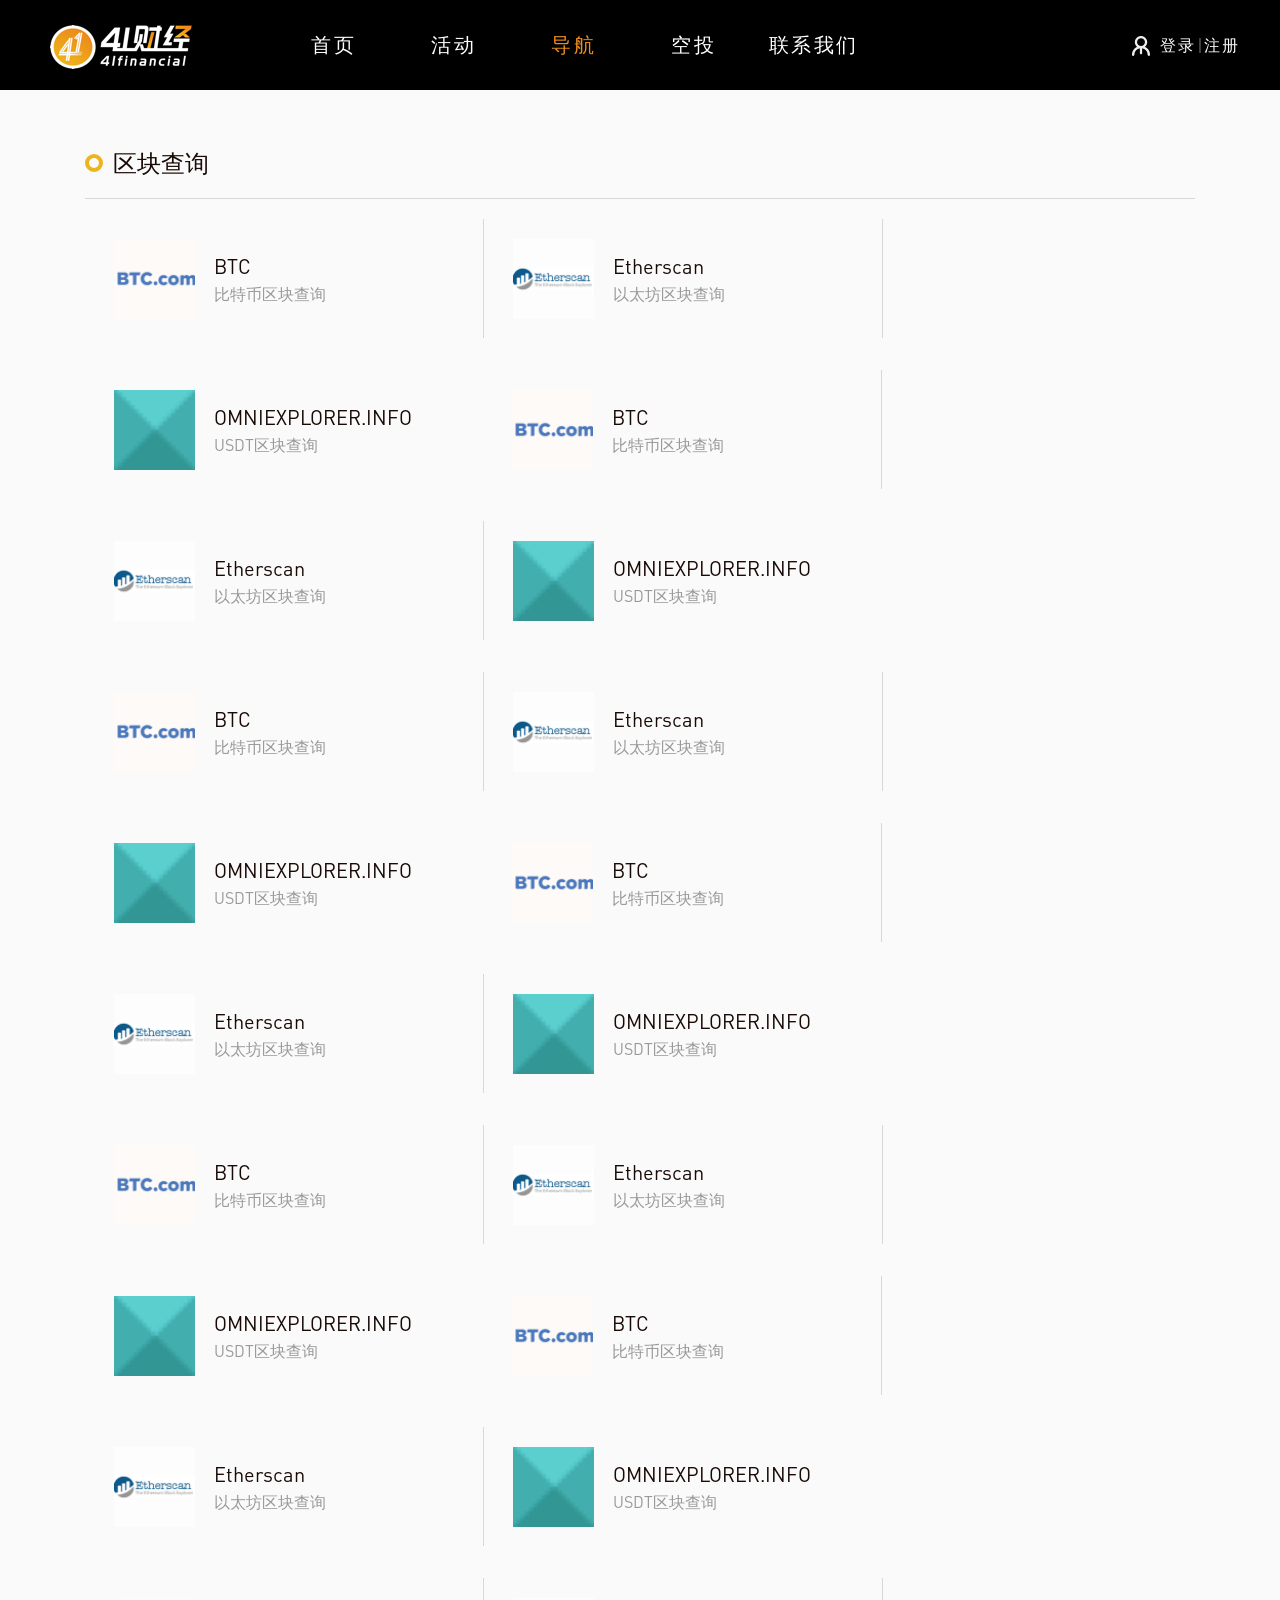
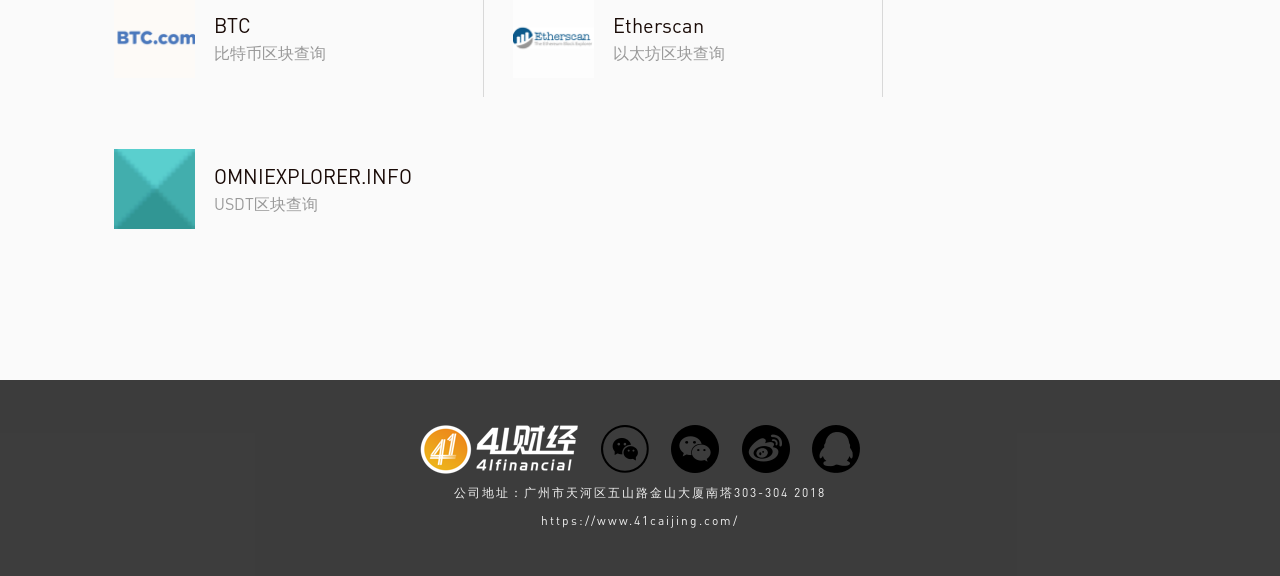
<file: nav_detail.html>
<!DOCTYPE html>
<html lang="zh">

<head>
    <meta charset="UTF-8">
    <meta name="viewport" content="width=device-width, initial-scale=1.0">
    <meta http-equiv="X-UA-Compatible" content="ie=edge">
    <title>四一官网</title>
    <link rel="stylesheet" href="./css/common.css">
</head>

<body>
    <div class="header-bg">
        <div class="header">
            <div class="header-logo">
                <img src="./img/nav_logo.png" alt="logo">
            </div>
            <ul class="nav">
                <li><a href="./index.html">首页</a></li>
                <li><a href="./activity.html">活动</a></li>
                <li class="active"><a href="./nav.html">导航</a></li>
                <li><a href="./airdrop.html">空投</a></li>
                <li><a href="./contact.html">联系我们</a></li>
            </ul>
            <div class="login-register">
                <div class="icon"></div>
                <a href="javascript:;" id="login">登录</a>
                <div class="separate"></div>
                <a href="javascript:;" id="register">注册</a>
            </div>
        </div>
    </div>
    <div id="main">
        <div class="container">
            <div class="title">
                <div class="icon"></div>
                <h3>区块查询</h3>
                <!-- <a href="./nav_detail.html" class="more">查看更多</a> -->
            </div>
            <hr>
            <ul>
                <a href="#">
                    <li>
                        <img src="./img/nav_item1.png" alt="nav_item">
                        <div class="item">
                            <div class="item-name">BTC</div>
                            <div class="item-info">比特币区块查询</div>
                        </div>
                    </li>
                </a>
                <div class="separate"></div>
                <a href="#">
                    <li>
                        <img src="./img/nav_item2.png" alt="nav_item">
                        <div class="item">
                            <div class="item-name">Etherscan</div>
                            <div class="item-info">以太坊区块查询</div>
                        </div>
                    </li>
                </a>
                <div class="separate"></div>
                <a href="#">
                    <li>
                        <img src="./img/nav_item3.png" alt="nav_item">
                        <div class="item">
                            <div class="item-name">OMNIEXPLORER.INFO</div>
                            <div class="item-info">USDT区块查询</div>
                        </div>
                    </li>
                </a>
                <a href="#">
                    <li>
                        <img src="./img/nav_item1.png" alt="nav_item">
                        <div class="item">
                            <div class="item-name">BTC</div>
                            <div class="item-info">比特币区块查询</div>
                        </div>
                    </li>
                </a>
                <div class="separate"></div>
                <a href="#">
                    <li>
                        <img src="./img/nav_item2.png" alt="nav_item">
                        <div class="item">
                            <div class="item-name">Etherscan</div>
                            <div class="item-info">以太坊区块查询</div>
                        </div>
                    </li>
                </a>
                <div class="separate"></div>
                <a href="#">
                    <li>
                        <img src="./img/nav_item3.png" alt="nav_item">
                        <div class="item">
                            <div class="item-name">OMNIEXPLORER.INFO</div>
                            <div class="item-info">USDT区块查询</div>
                        </div>
                    </li>
                </a>
                <a href="#">
                    <li>
                        <img src="./img/nav_item1.png" alt="nav_item">
                        <div class="item">
                            <div class="item-name">BTC</div>
                            <div class="item-info">比特币区块查询</div>
                        </div>
                    </li>
                </a>
                <div class="separate"></div>
                <a href="#">
                    <li>
                        <img src="./img/nav_item2.png" alt="nav_item">
                        <div class="item">
                            <div class="item-name">Etherscan</div>
                            <div class="item-info">以太坊区块查询</div>
                        </div>
                    </li>
                </a>
                <div class="separate"></div>
                <a href="#">
                    <li>
                        <img src="./img/nav_item3.png" alt="nav_item">
                        <div class="item">
                            <div class="item-name">OMNIEXPLORER.INFO</div>
                            <div class="item-info">USDT区块查询</div>
                        </div>
                    </li>
                </a>
                <a href="#">
                    <li>
                        <img src="./img/nav_item1.png" alt="nav_item">
                        <div class="item">
                            <div class="item-name">BTC</div>
                            <div class="item-info">比特币区块查询</div>
                        </div>
                    </li>
                </a>
                <div class="separate"></div>
                <a href="#">
                    <li>
                        <img src="./img/nav_item2.png" alt="nav_item">
                        <div class="item">
                            <div class="item-name">Etherscan</div>
                            <div class="item-info">以太坊区块查询</div>
                        </div>
                    </li>
                </a>
                <div class="separate"></div>
                <a href="#">
                    <li>
                        <img src="./img/nav_item3.png" alt="nav_item">
                        <div class="item">
                            <div class="item-name">OMNIEXPLORER.INFO</div>
                            <div class="item-info">USDT区块查询</div>
                        </div>
                    </li>
                </a>
                <a href="#">
                    <li>
                        <img src="./img/nav_item1.png" alt="nav_item">
                        <div class="item">
                            <div class="item-name">BTC</div>
                            <div class="item-info">比特币区块查询</div>
                        </div>
                    </li>
                </a>
                <div class="separate"></div>
                <a href="#">
                    <li>
                        <img src="./img/nav_item2.png" alt="nav_item">
                        <div class="item">
                            <div class="item-name">Etherscan</div>
                            <div class="item-info">以太坊区块查询</div>
                        </div>
                    </li>
                </a>
                <div class="separate"></div>
                <a href="#">
                    <li>
                        <img src="./img/nav_item3.png" alt="nav_item">
                        <div class="item">
                            <div class="item-name">OMNIEXPLORER.INFO</div>
                            <div class="item-info">USDT区块查询</div>
                        </div>
                    </li>
                </a>
                <a href="#">
                    <li>
                        <img src="./img/nav_item1.png" alt="nav_item">
                        <div class="item">
                            <div class="item-name">BTC</div>
                            <div class="item-info">比特币区块查询</div>
                        </div>
                    </li>
                </a>
                <div class="separate"></div>
                <a href="#">
                    <li>
                        <img src="./img/nav_item2.png" alt="nav_item">
                        <div class="item">
                            <div class="item-name">Etherscan</div>
                            <div class="item-info">以太坊区块查询</div>
                        </div>
                    </li>
                </a>
                <div class="separate"></div>
                <a href="#">
                    <li>
                        <img src="./img/nav_item3.png" alt="nav_item">
                        <div class="item">
                            <div class="item-name">OMNIEXPLORER.INFO</div>
                            <div class="item-info">USDT区块查询</div>
                        </div>
                    </li>
                </a>
                <a href="#">
                    <li>
                        <img src="./img/nav_item1.png" alt="nav_item">
                        <div class="item">
                            <div class="item-name">BTC</div>
                            <div class="item-info">比特币区块查询</div>
                        </div>
                    </li>
                </a>
                <div class="separate"></div>
                <a href="#">
                    <li>
                        <img src="./img/nav_item2.png" alt="nav_item">
                        <div class="item">
                            <div class="item-name">Etherscan</div>
                            <div class="item-info">以太坊区块查询</div>
                        </div>
                    </li>
                </a>
                <div class="separate"></div>
                <a href="#">
                    <li>
                        <img src="./img/nav_item3.png" alt="nav_item">
                        <div class="item">
                            <div class="item-name">OMNIEXPLORER.INFO</div>
                            <div class="item-info">USDT区块查询</div>
                        </div>
                    </li>
                </a>
            </ul>
        </div>
    </div>
    <div class="footer">
        <div class="content">
            <div class="logos">
                <a href="#">
                    <img src="./img/footer_logo.png" alt="footer_logo">
                </a>
                <a href="#">
                    <img src="./img/footer_vipcn.png" alt="footer_logo">
                </a>
                <a href="#">
                    <img src="./img/footer_weixin.png" alt="footer_logo">
                </a>
                <a href="#">
                    <img src="./img/footer_weibo.png" alt="footer_logo">
                </a>
                <a href="#">
                    <img src="./img/footer_qq.png" alt="footer_logo">
                </a>
            </div>
            <div class="address">
                公司地址：广州市天河区五山路金山大厦南塔303-304 2018
            </div>
            <div class="website">
                <a href="https://www.41caijing.com/">https://www.41caijing.com/</a>
            </div>
        </div>
    </div>

    <!-- 注册登录弹窗 -->
    <div id="success-msg">
        <div>
            <img src="./img/registerandlogin_succeed .png" alt="registerandlogin_succeed">
            <span></span>
        </div>
    </div>
    <div id="forgot-pass">
        <div class="container">
            <img class="close-model" src="./img/close_model.png" alt="close_model">
            <div class="model-tabs">
                <h3>修改密码</h3>
            </div>
            <div class="model-views">
                <div class="model-view active">
                    <div class="form-control user">
                        <input type="text" placeholder="输入手机号码或者电子邮箱">
                    </div>
                    <div class="form-control captchae">
                        <input type="text" placeholder="验证码">
                        <span>获取验证码</span>
                    </div>
                    <div class="form-control pass">
                        <input type="text" placeholder="输入新密码">
                    </div>
                    <div class="form-control confirm-pass">
                        <input type="text" placeholder="确认密码">
                    </div>
                    <button class="disable">修改密码</button>
                </div>
            </div>
        </div>
    </div>
    <div id="model">
        <div class="container">
            <img class="close-model" src="./img/close_model.png" alt="close_model">
            <div class="model-tabs">
                <div class="active">登录</div>
                <div>注册</div>
            </div>
            <div class="model-views">
                <div class="model-view login-view active">
                    <div class="err-msg"></div>
                    <div class="form-control user">
                        <input type="text" placeholder="请输入手机号码或邮箱">
                        <!-- <div class="close-icon"></div> -->
                    </div>
                    <div class="form-control pass">
                        <input type="password" placeholder="请输入密码">
                        <!-- <div class="close-icon"></div> -->
                    </div>
                    <button class="login disable">登录</button>
                    <a class="forgot-pass" href="#">忘记密码</a>
                </div>
                <div class="model-view register-view">
                    <div class="form-control user">
                        <input type="text" placeholder="账号">
                    </div>
                    <div class="form-control captchae">
                        <input type="text" placeholder="验证码">
                        <span>获取验证码</span>
                    </div>
                    <div class="form-control pass">
                        <input type="text" placeholder="设置密码">
                    </div>
                    <div class="form-control confirm-pass">
                        <input type="text" placeholder="确认密码">
                    </div>
                    <div class="form-control invite-code">
                        <input type="text" placeholder="邀请码">
                    </div>
                    <button class="register disable">注册</button>
                    <div class="agreement">
                        <img src="./img/register_unselected.png" alt="register">
                        我已阅读并同意《用户协定》
                    </div>
                </div>
            </div>
        </div>
    </div>

    <script src="./lib/jquery.min.js"></script>
    <script src="./js/common.js"></script>
</body>

</html>
</file>
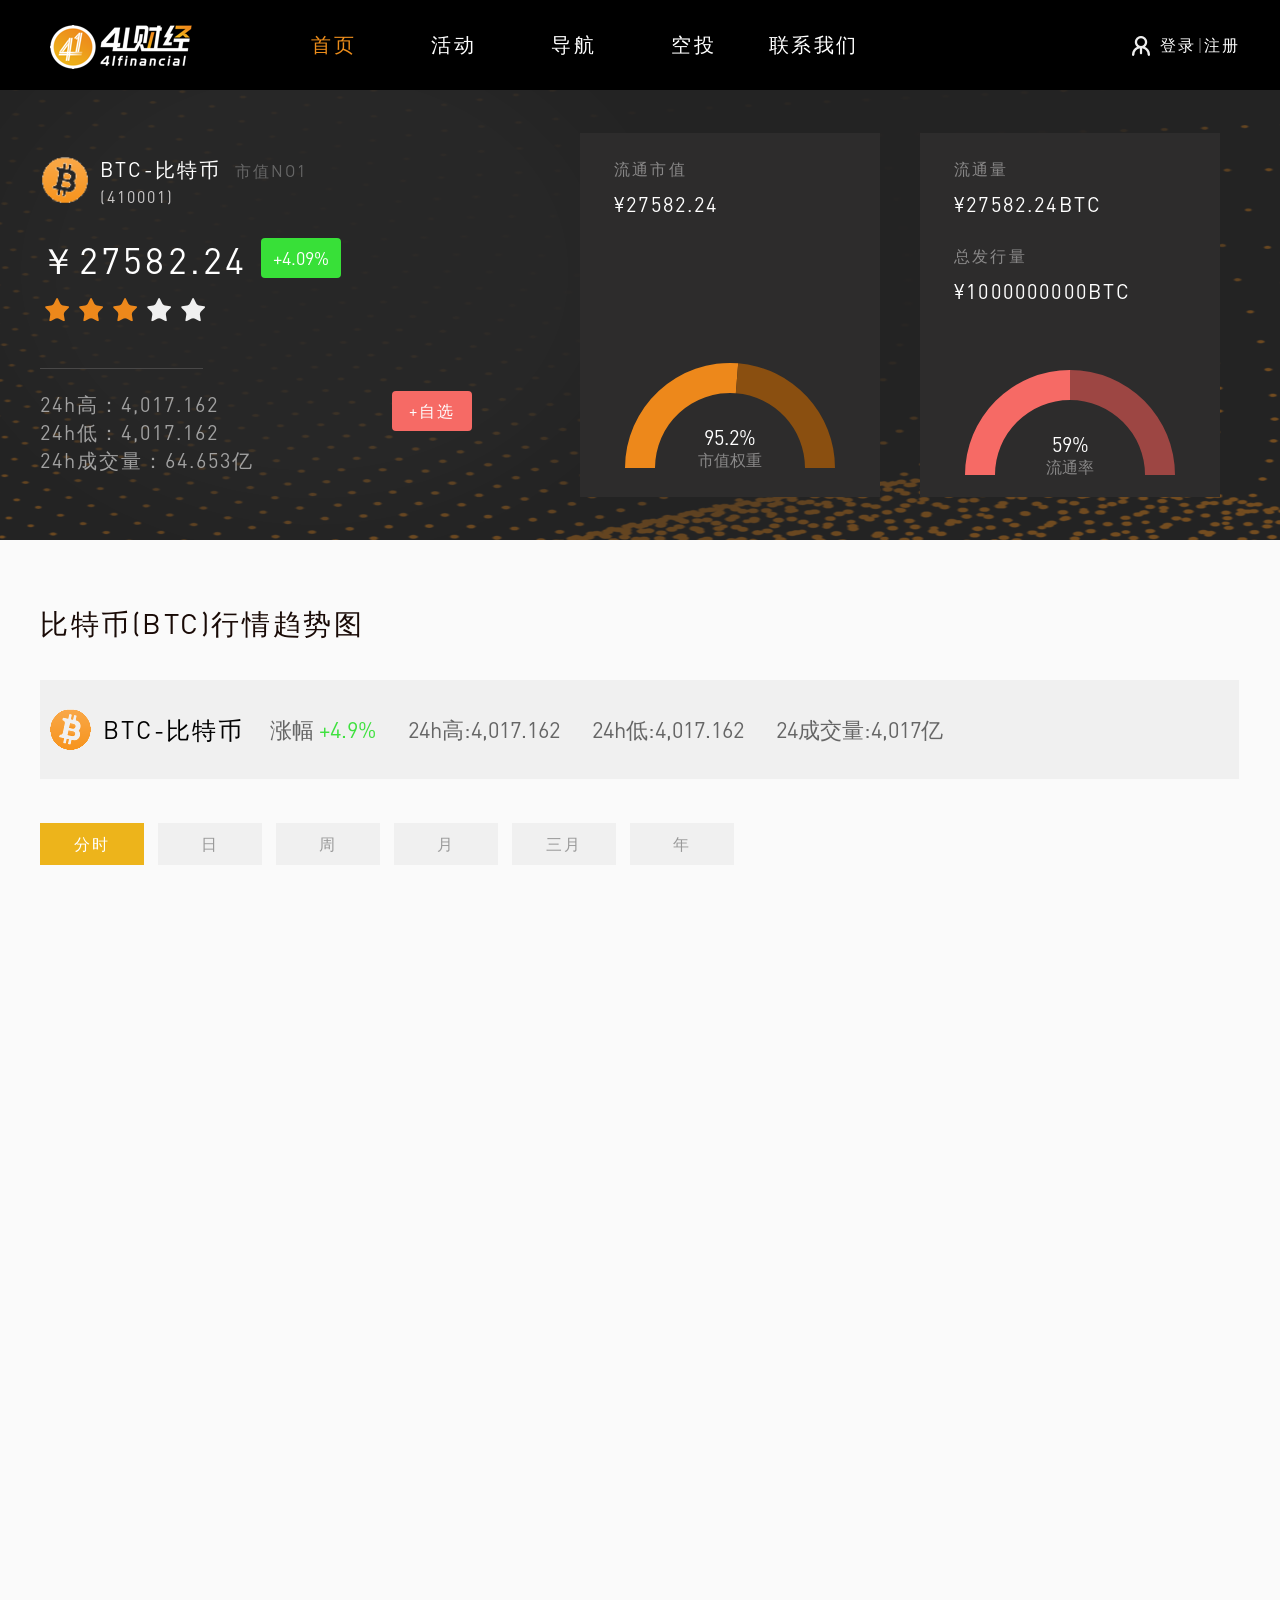
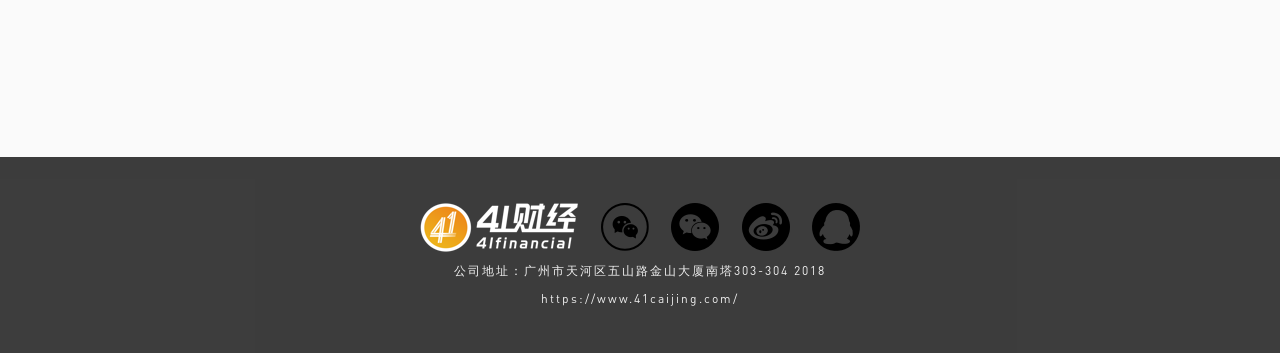
<file: value_detail.html>
<!DOCTYPE html>
<html lang="zh">

<head>
    <meta charset="UTF-8">
    <meta name="viewport" content="width=device-width, initial-scale=1.0">
    <meta http-equiv="X-UA-Compatible" content="ie=edge">
    <title>四一官网</title>
    <link rel="stylesheet" href="./css/common.css">
    <link rel="stylesheet" href="./css/value_detail.css">
</head>

<body>
    <div class="header-bg">
        <div class="header">
            <div class="header-logo">
                <img src="./img/nav_logo.png" alt="logo">
            </div>
            <ul class="nav">
                <li class="active"><a href="./index.html">首页</a></li>
                <li><a href="./activity.html">活动</a></li>
                <li><a href="./nav.html">导航</a></li>
                <li><a href="./airdrop.html">空投</a></li>
                <li><a href="./contact.html">联系我们</a></li>
            </ul>
            <div class="login-register">
                <div class="icon"></div>
                <a href="javascript:;" id="login">登录</a>
                <div class="separate"></div>
                <a href="javascript:;" id="register">注册</a>
            </div>
        </div>
    </div>
    <div class="banner">
        <div class="content">
            <div class="info">
                <div class="title">
                    <img src="./img/bitcoin.png" alt="bitcoin">
                    <div class="transaction-pairs">
                        <div>
                            <span class="name">BTC-比特币</span>
                            <span class="range">市值NO1</span>
                        </div>
                        <div class="code41">(410001)</div>
                    </div>
                </div>
                <div class="money">
                    <span class="num">￥27582.24</span>
                    <span class="percent down">+4.09%</span>
                </div>
                <div class="range">
                    <div class="star"></div>
                    <div class="star"></div>
                    <div class="star"></div>
                    <div class="star"></div>
                    <div class="star"></div>
                </div>
                <div class="separate"></div>
                <div class="foot">
                    <div class="h24">
                        <div>24h高：4,017.162</div>
                        <div>24h低：4,017.162</div>
                        <div>24h成交量：64.653亿</div>
                    </div>
                    <div class="optional">+自选</div>
                </div>
            </div>
            <div class="item-1">
                <div class="item-message">
                    <div>流通市值</div>
                    <div>¥27582.24</div>
                </div>


                <div style="margin-top: 80px">
                    <div style=" position: relative;height:300px;width: 300px;">
                        <div id="top1Div" style="height:300px;width: 300px;"></div>
                        <div class="toptext">
                            <div style="color: #ffffff; font-size: 20px">95.2%</div>
                            <div style="color: #898888; font-size: 16px">市值权重</div>
                        </div>
                    </div>
                </div>
            </div>
            <div class="item-2">
                <div class="item-message">
                    <div>流通量</div>
                    <div>¥27582.24BTC</div>
                </div>
                <div class="item-message">
                    <div>总发行量</div>
                    <div>¥1000000000BTC</div>
                </div>
                <div style="margin-bottom: 80px">
                    <div style=" position: relative;height:300px;width: 300px;">
                        <div id="top2Div" style="height:300px;width: 300px;"></div>
                        <div class="toptext">
                            <div style="color: #ffffff; font-size: 20px">59%</div>
                            <div style="color: #898888; font-size: 16px">流通率</div>
                        </div>
                    </div>
                </div>
            </div>
        </div>
    </div>
    <div id="main">
        <div class="title">比特币(BTC)行情趋势图</div>

        <div class="message">
            <img src="./img/bitcoin.png">
            <div class="message-t1">BTC-比特币</div>
            <div class="message-t2">涨幅 <span>+4.9%</span></div>
            <div class="message-t3">24h高:<span>4,017.162</span></div>
            <div class="message-t3">24h低:<span>4,017.162</span></div>
            <div class="message-t3">24成交量:<span>4,017亿</span></div>
        </div>

        <div class="time-select">
            <div class="active">分时</div>
            <div>日</div>
            <div>周</div>
            <div>月</div>
            <div>三月</div>
            <div>年</div>

        </div>
        <div class="chart-views">

            <div id="hoursDiv" class="chart-view active" style="height:600px;width: 1200px;">

            </div>
            <div id="dayDiv"  class="chart-view" style="height:600px;width: 1200px;">

            </div>
            <div id="dayDiv3" class="chart-view" style="height:600px;width: 1200px;">

            </div>
            <div id="dayDiv4" class="chart-view" style="height:600px;width: 1200px;">

            </div>
            <div id="dayDiv5" class="chart-view" style="height:600px;width: 1200px;">

            </div>
            <div id="dayDiv6" class="chart-view" style="height:600px;width: 1200px;">

            </div>
           <!-- <div id="dayDiv7" class="chart-view" style="height:600px;width: 1200px;"></div>
            <div id="dayDiv8" class="chart-view" style="height:600px;width: 1200px;"></div>
            <div id="dayDiv9" class="chart-view" style="height:600px;width: 1200px;"></div>-->
        </div>
    </div>
    <div class="footer">
        <div class="content">
            <div class="logos">
                <a href="#">
                    <img src="./img/footer_logo.png" alt="footer_logo">
                </a>
                <a href="#">
                    <img src="./img/footer_vipcn.png" alt="footer_logo">
                </a>
                <a href="#">
                    <img src="./img/footer_weixin.png" alt="footer_logo">
                </a>
                <a href="#">
                    <img src="./img/footer_weibo.png" alt="footer_logo">
                </a>
                <a href="#">
                    <img src="./img/footer_qq.png" alt="footer_logo">
                </a>
            </div>
            <div class="address">
                公司地址：广州市天河区五山路金山大厦南塔303-304 2018
            </div>
            <div class="website">
                <a href="https://www.41caijing.com/">https://www.41caijing.com/</a>
            </div>
        </div>
    </div>

    <!-- 注册登录弹窗 -->
    <div id="success-msg">
        <div>
            <img src="./img/registerandlogin_succeed .png" alt="registerandlogin_succeed">
            <span></span>
        </div>
    </div>
    <div id="forgot-pass">
        <div class="container">
            <img class="close-model" src="./img/close_model.png" alt="close_model">
            <div class="model-tabs">
                <h3>修改密码</h3>
            </div>
            <div class="model-views">
                <div class="model-view active">
                    <div class="form-control user">
                        <input type="text" placeholder="输入手机号码或者电子邮箱">
                    </div>
                    <div class="form-control captchae">
                        <input type="text" placeholder="验证码">
                        <span>获取验证码</span>
                    </div>
                    <div class="form-control pass">
                        <input type="text" placeholder="输入新密码">
                    </div>
                    <div class="form-control confirm-pass">
                        <input type="text" placeholder="确认密码">
                    </div>
                    <button class="disable">修改密码</button>
                </div>
            </div>
        </div>
    </div>
    <div id="model">
        <div class="container">
            <img class="close-model" src="./img/close_model.png" alt="close_model">
            <div class="model-tabs">
                <div class="active">登录</div>
                <div>注册</div>
            </div>
            <div class="model-views">
                <div class="model-view login-view active">
                    <div class="err-msg"></div>
                    <div class="form-control user">
                        <input type="text" placeholder="请输入手机号码或邮箱">
                        <!-- <div class="close-icon"></div> -->
                    </div>
                    <div class="form-control pass">
                        <input type="password" placeholder="请输入密码">
                        <!-- <div class="close-icon"></div> -->
                    </div>
                    <button class="login disable">登录</button>
                    <a class="forgot-pass" href="#">忘记密码</a>
                </div>
                <div class="model-view register-view">
                    <div class="form-control user">
                        <input type="text" placeholder="账号">
                    </div>
                    <div class="form-control captchae">
                        <input type="text" placeholder="验证码">
                        <span>获取验证码</span>
                    </div>
                    <div class="form-control pass">
                        <input type="text" placeholder="设置密码">
                    </div>
                    <div class="form-control confirm-pass">
                        <input type="text" placeholder="确认密码">
                    </div>
                    <div class="form-control invite-code">
                        <input type="text" placeholder="邀请码">
                    </div>
                    <button class="register disable">注册</button>
                    <div class="agreement">
                        <img src="./img/register_unselected.png" alt="register">
                        我已阅读并同意《用户协定》
                    </div>
                </div>
            </div>
        </div>
    </div>

    <script src="./lib/jquery.min.js"></script>
    <script src="./lib/echarts.min.js"></script>
    <script src="./js/utils.js"></script>
    <script src="./js/option.js"></script>
    <script src="./js/common.js"></script>
    <script>
        function rangeStar(level) {
            var stars = $('.banner .content .info .star');
            var arr = $('.banner .content .info .star').slice(0, level).each(function (i, item) {
                $(item).css({ 'background-image': 'url("./img/home_currencydetails_starlevel1.png")' });
            });
        }
        rangeStar(3);

        getTop1();
        getTop2();
        getHours();

        $('#main .time-select>div').on('click', function () {
            $(this).addClass('active').siblings('div').removeClass('active');
            var index = $(this).index();
            $('.chart-views>div').eq(index).addClass('active').siblings('div').removeClass('active');
            switch (index) {
                case 0:
                    getHours();
                    break;
                case 1:
                    getDay();
                    break;
                case 2:
                    getDay3();
                    break;
                case 3:
                    getDay4();
                    break;
                case 4:
                    getDay5();
                    break;
                case 5:
                    getDay6();
                    break;
             /*   case 6:
                    getDay7();
                    break;
                case 7:
                    getDay8();
                    break;
                case 8:
                    getDay9();
                    break;*/
            }
        });
    </script>
</body>

</html>
</file>
<file: css/activity.css>
.list {
    display: flex;
    /* justify-content: space-between; */
    flex-wrap: wrap;
    margin-top: 30px;
}
.list li {
    width: 386px;
    margin-bottom: 30px;
    margin-right: 21px;
}
.list li:nth-child(3n) {
    margin-right: 0;
}
.list li img {
    margin-bottom: 10px;
    height: 288px;
}
.list li a p {
    display: block;
    margin-bottom: 10px;
    font-size: 16px;
    color: #190A06;
    letter-spacing: 2.29px;
    overflow: hidden;
    text-overflow:ellipsis;
    white-space: nowrap;
}
.list li a:hover p {
    color: #ED8D1B;
}
.list li .time {
    margin-bottom: 10px;
}
.list li .time .icon {
    margin-top: -2px;
    display: inline-block;
    width: 12px;
    height: 12px;
    background-image: url("../img/kongtou_time.png");
    background-repeat: no-repeat;
    vertical-align: middle;
}
.list li .time span {
    font-size: 12px;
    color: #666666;
    letter-spacing: 2.29px;
}
.list li .situation {
    position: relative;
    display: flex;
    align-items: flex-end
}
.list li .situation .num {
    flex: 1;
}
.list li .situation .num .see, .list li .situation .num .like {
    margin-right: 10px;
    display: inline-block;
    font-size: 12px;
    color: #999999;
    letter-spacing: 0;
}
.list li .situation .num .see .icon {
    margin-top: -3px;
    display: inline-block;
    width: 20px;
    height: 12px;
    background-image: url("../img/kongtou_see.png");
    background-repeat: no-repeat;
    vertical-align: middle;
}
.list li .situation .num .like .icon {
    margin-top: -3px;
    display: inline-block;
    width: 12px;
    height: 12px;
    background-image: url("../img/kongtou_like.png");
    background-repeat: no-repeat;
    vertical-align: middle;
}
.list li .situation .status {
    display: inline-block;
    width: 80px;
    height: 28px;
    line-height: 28px;
    text-align: center;
    border-radius: 2px;
    color: #ffffff;
    font-size: 12px;
    letter-spacing: 0;
    margin-top: -10px;
}
.list li .situation .status.doing {
    background-color: #F66A65;
}
.list li .situation .status.end {
    background-color: #CACACA;
}
.list li .situation .status.nobegin {
    background-color: #ED8D1B;
}

.action {
    margin-top: 50px;
    font-size: 0;
}
.action button {
    margin-right: 20px;
    width: 81px;
    height: 40px;
    background: #F0F0F0;
    border-radius: 4px;
    font-size: 18px;
    color: #999999;
    letter-spacing: 0.11px;
    outline: none;
    cursor: pointer;
}
.action button.active {
    background: #ED881B;
    color: #FFFFFF;
}
.article {
    display: none;
}
</file>
<file: css/activity_detail.css>
.info {
    margin-top: 32px;
    padding: 40px;
    background: #fff;
    box-shadow: 0 8px 20px #eee;
}
.info img {
    width: 386px;
    height: 288px;
}
.info .content {
    display: inline-block;
    vertical-align: top;
    margin-left: 35px;
    margin-top: 15px;
    margin-bottom: 26px;
}
.info .content .title {
    font-size: 24px;
    color: #190A06;
    letter-spacing: 2.29px;
    width: 650px;
    overflow: hidden;
    text-overflow: ellipsis;
    white-space: nowrap;
}
.info .content .time .icon {
    display: inline-block;
    vertical-align: middle;
    width: 14px;
    height: 14px;
    background-image: url("../img/kongtou_time.png");
    background-repeat: no-repeat;
}
.info .content .time {
    margin-top: 14px;
    margin-bottom: 37px;
    font-size: 14px;
    color: #666666;
    letter-spacing: 2.67px;
}
.info .content .status {
    margin-bottom: 100px;
    width: 80px;
    height: 28px;
    line-height: 28px;
    text-align: center;
    background: #F66A65;
    border-radius: 2px;
    font-size: 12px;
    color: #FFFFFF;
    letter-spacing: 0;
}
.info .content .num .see, .info .content .num .like {
    margin-right: 25px;
    display: inline-block;
    font-size: 12px;
    color: #999999;
    letter-spacing: 0;
}
.info .content .num .see .icon {
    margin-top: -3px;
    display: inline-block;
    width: 20px;
    height: 12px;
    background-image: url("../img/kongtou_see.png");
    background-repeat: no-repeat;
    vertical-align: middle;
}
.info .content .num .like .icon {
    margin-top: -3px;
    display: inline-block;
    width: 12px;
    height: 12px;
    background-image: url("../img/kongtou_like.png");
    background-repeat: no-repeat;
    vertical-align: middle;
}

.content-text {
    width: 100%;
    min-height: 473px;
    position: relative;
    padding: 50px 45px;
    font-size: 20px;
    color: #999999;
    letter-spacing: 0;
    box-sizing: border-box;
    background: #fff;
    box-shadow: 0 8px 20px #eee;
    margin-top: 26px;
}
.content-text a {
    font-size: 20px;
    color: #999999;
    letter-spacing: 0;
}
.content-text .bottom {
    position: absolute;
    left: 0;
    bottom: 24px;
    width: 100%;
    text-align: center;
}
.content-text .like {
    display: inline-block;
    width: 80px;
    height: 28px;
    line-height: 28px;
    border: 1px solid #F0F0F0;
    border-radius: 2px;
    font-size: 14px;
    color: #999999;
    letter-spacing: 0;
    cursor: pointer;
}
.content-text .like.active {
    color: #f09b37;
}
.content-text .like .icon {
    margin-top: -3px;
    display: inline-block;
    width: 12px;
    height: 12px;
    background-image: url("../img/kongtou_like.png");
    background-repeat: no-repeat;
    vertical-align: middle;
}
.content-text .like.active .icon {
    background-image: url("../img/kongtou_like_light.png");
}
</file>
<file: css/contact.css>
.banner {
    width: 100%;
}
.banner img {
    width: 100%;
}

#main .content {
    width: 100%;
    height: 920px;
    padding: 100px 70px;
    box-sizing: border-box;
    margin-bottom: 611px;
    background: #fff;
    margin-top: -60px;
    position: relative;
    box-shadow: 0 8px 20px #eee;
}
#main h2 {
    font-weight: normal;
    margin-bottom: 50px;
    font-size: 40px;
    color: #999999;
    letter-spacing: 0;
}
#main .post {
    margin-bottom: 130px;
}
#main .post>div {
    display: inline-block;
    width: 180px;
    height: 40px;
    font-size: 20px;
    line-height: 40px;
    text-align: center;
    border: 1px solid #F0F0F0;
    border-radius: 4px;
    margin-right: 20px;
}
.contact {
    position: relative;
    margin-top: 70px;
}
.contact li .icon {
    display: inline-block;
    width: 9px;
    height: 9px;
    border: 2px solid #EDB41B;
    border-radius: 50%;
    vertical-align: middle;
    margin-top: -4px;
}
.contact li {
    font-size: 22px;
    color: #0D0006;
    letter-spacing: 2.44px;
    line-height: 30px;
    margin-bottom: 50px;
}
.contact li>span {
    font-size: 22px;
    color: #999999;
    letter-spacing: 2.44px;
}
.contact .qrcode {
    position: absolute;
    top: -50px;
    right: 0;
    width: 256px;
}
.contact .qrcode img {
    width: 100%;
}
.contact .qrcode>div {
    margin-top: 34px;
    text-align: center;
    font-size: 18px;
    color: #999999;
    letter-spacing: 2px;
}
</file>
<file: css/value_detail.css>
.banner {
    height: 450px;
    background-image: url("../img/background1.png");
    background-repeat: no-repeat;
    background-position: center;
    background-size: cover;
}
.banner .content {
    display: flex;
    justify-content: space-between;
    align-items: center;
    width: 1200px;
    height: 100%;
    margin: 0 auto;
    padding: 43px 0;
    box-sizing: border-box;
}
.banner .content .info {
    flex: 1;
    margin-right: 88px;
    display: flex;
    flex-direction: column;
    justify-content: center;
}
.banner .content .info .title {
    display: flex;
    margin-bottom: 25px;
}
.banner .content .info .title img {
    width: 50px;
    height: 50px;
    margin-right: 10px;
}
.banner .content .info .title .transaction-pairs {
    flex: 1;
}
.banner .content .info .title .transaction-pairs .name {
    margin-right: 10px;
    font-size: 20px;
    color: #FFFFFF;
    letter-spacing: 2.18px;
}
.banner .content .info .title .transaction-pairs .range {
    font-size: 16px;
    color: #666666;
    letter-spacing: 2px;
}
.banner .content .info .title .transaction-pairs .code41 {
    font-size: 16px;
    color: #CCCACA;
    letter-spacing: 2px;
}
.banner .content .info .money .num {
    margin-right: 10px;
    font-size: 36px;
    color: #FFFFFF;
    letter-spacing: 3.12px;
}
.banner .content .info .money .percent {
    display: inline-block;
    width: 80px;
    height: 40px;
    line-height: 40px;
    text-align: center;
    border-radius: 4px;
    vertical-align: text-bottom;
    font-size: 18px;
    color: #FFFFFF;
    letter-spacing: 0;
}
.banner .content .info .money .percent.up {
    background: #F66A65;
}
.banner .content .info .money .percent.down {
    background: #38E038;
}
.banner .content .info .star {
    margin-top: 10px;
    margin-left: 5px;
    display: inline-block;
    width: 25px;
    height: 24px;
    background-image: url("../img/home_currencydetails_starlevel2.png");
}
.banner .content .info .separate {
    margin: 40px 0 22px;
    width: 162.5px;
    height: 1px;
    background-color: #494848 ;
}
.banner .content .info .foot {
    display: flex;
    justify-content: space-between;
}
.banner .content .info .foot .h24 {
    flex: 1;
    font-size: 20px;
    color: #A1A1A1;
    letter-spacing: 2px;
    line-height: 28px;
}
.banner .content .info .foot .optional {
    width: 80px;
    height: 40px;
    line-height: 40px;
    text-align: center;
    background: #F66A65;
    border-radius: 4px;
    font-size: 16px;
    color: #FEFEFE;
    letter-spacing: 2px;
    text-align: center;
    /* cursor: pointer; */
}

.banner .content .item-1, .banner .content .item-2 {
    margin: 20px;
    width: 300px;
    height: 364px;
    background-color: #2D2C2C;
}
.banner .content .item-content {
    margin-top: 25px;
    margin-left: 34px;
}
.banner .content .item-content .text {
    font-size: 16px;
    color: #898888;
    letter-spacing: 2.18px;
}
.banner .content .item-content .money {
    margin-top: 13px;
    margin-left: 34px;
    font-size: 20px;
    color: #FFFFFF;
    letter-spacing: 2.18px;
}

#main .title {
    margin-top: 62px;
    margin-bottom: 30px;
    font-size: 28px;
    color: #190A06;
    letter-spacing: 2.55px;
}
.time-select div {
    display: inline-block;
    padding: 9px 0px;
    width: 104px;
    text-align: center;
    font-size: 16px;
    color: #999999;
    letter-spacing: 2px;
    background: #F0F0F0;
    cursor: pointer;
    margin-right: 10px;
}
.time-select div.active {
    background: #EDB41B;
    color: #FFFFFF;
}

.toptext {
    width: 100px;
    height: 46px;
    font-size: 22px;
    line-height: 22px;
    margin: auto;
    position: absolute;
    text-align: center;
    top: 0;
    left: 0;
    bottom: 0;
    right: 0;
}

.chart-views {
    position: relative;
    margin-top: 40px;
    height: 752px;
}
.chart-views .chart-view {
    position: absolute;
    top: 0;
    left: 0;
    display: none;

}
.chart-views .chart-view.active {
    /* z-index: 10; */
    display: block;
}

.chart-views .remark {
    position: absolute;
    top: 10px;
    left: 50px;
    color: #90959b80;
    z-index: 100;
    width: 900px;
    font-size: 22px;
}
/* .chart-views .remark .icon {
    display: inline-block;
    width: 28px;
    height: 28px;
    background-image: url("../img/close.png");
    background: no-repeat;
} */
.chart-views .remark .top {
    color: #90959b;
    font-size: 26px;
}
.chart-views .remark>div {
    position: absolute;
}
.chart-views .remark>div img {
    margin-top: -3px;
    vertical-align: middle;
}

.item-message{
    margin-left: 34px;
    margin-top: 24px;
    font-family: DIN-Regular;
}
.item-message>div:nth-of-type(1){
    font-size: 16px;
    color: #898888;
    letter-spacing: 2.18px;
}

.item-message>div:nth-of-type(2){
    margin-top: 9px;
    font-size: 20px;
    color: #FFFFFF;
    letter-spacing: 2.18px;
}

.message {
    height: 99px;
    align-items: center;
    font-size: 24px;
    color: #666666;
    width: 1199px;
    background: #F0F0F0;
    margin: 36px 0 44px 0;
    display: flex;
    flex-direction: row;
    font-family: DIN-Regular;
}

.message > img{
    margin-left: 8px;
}
.message-t1 {
    color: #000000;
    margin-left: 10px;
    font-size: 24px;
    letter-spacing: 2.18px;
    text-align: center;
}
.message-t2{
    margin-left: 26px;
    font-size: 22px;
}
.message-t2 >span{
   color: #3fe13f;
}
.message-t3{
    margin-left: 32px;
    font-size: 22px;
    color: #666666;
    letter-spacing: 0;
    line-height: 30px;
}
</file>
<file: css/common.css>
@import url("../lib/bootstrap/bootstrap.min.css");
@import url("../lib/jqueryPagination/jquery.pagination.css");
@import url("./reset.css");
@font-face {
    font-family: DIN-Regular;
    src: url(./font/DIN-Regular.otf);
}

body {
    background-color: #fafafa;
    font-family: DIN-Regular, -apple-system,BlinkMacSystemFont,"Segoe UI",Roboto,"Helvetica Neue",Arial,sans-serif,"Apple Color Emoji","Segoe UI Emoji","Segoe UI Symbol","Noto Color Emoji" !important;
}

.header-bg {
    height: 90px;
    background-color: #000000;
}
.header {
    display: flex;
    height: 100%;
    width: 1200px;
    margin: 0 auto;
    color: #ffffff;
}
.header a {
    color: #ffffff;
    font-size: 16px;
}
.header a:hover, .header .active a {
    color: #ED8D1B;
}
.header-logo {
    display: inline-block;
    width: 141.6px;
    height: 100%;
    line-height: 90px;
    margin-left: 10px;
    margin-right: 82px;
}
.header-logo img {
    vertical-align: middle;
}

.nav {
    display: flex;
    flex: 1;
}
.nav li {
    width: 120px;
    line-height: 90px;
    text-align: center;
}
.nav li a {
    font-size: 20px;
    display: block;
    letter-spacing: 2.5px;
}

.login-register {
    height: 100%;
    line-height: 90px;
    letter-spacing: 2px;
}
.login-register .icon {
    display: inline-block;
    margin-top: -3px;
    margin-right: 10px;
    width: 18px;
    height: 20px;
    vertical-align: middle;
    background-image: url('../img/nav_login.png');
    background-repeat: no-repeat;
}
.login-register .separate {
    display: inline-block;
    margin: -3px 3px 0;
    width: 0;
    height: 15px;
    border-right: 2px solid #3f3f3f;
    vertical-align: middle;
}

#main {
    width: 1200px;
    margin: 0 auto;
}

.footer {
    margin-top: 100px;
    display: flex;
    justify-content: center;
    align-items: center;
    height: 196px;
    background: rgba(35,35,35,0.88);
    text-align: center;
}

.footer .logos {
    display: flex;
    justify-content: space-between;
    width: 440px;
}

.footer .address, .footer .website {
    margin-top: 10px;
    font-size: 12px;
    color: #F0F0F0;
    letter-spacing: 2px;
}
.footer .website a {
    color: #F0F0F0;
}

#pagination, #pagination-article {
    float: right;
}
#pagination .prev, #pagination-article .prev {
    display: inline-block;
    width: 7px;
    height: 13px;
    background-image: url('../img/home_previouspage.png');
    background-repeat: no-repeat;
    background-position: center;
    vertical-align: middle;
    margin-top: -3px;
}
#pagination .next, #pagination-article .next {
    display: inline-block;
    width: 7px;
    height: 13px;
    background-image: url('../img/home_nextpage.png');
    background-repeat: no-repeat;
    background-position: center;
    vertical-align: middle;
    margin-top: -3px;
}

#main .container .title {
    display: flex;
    margin-top: 59px;
    align-items: center;
    font-size: 24px;
    color: #190A06;
}
#main .container .title h3 {
    flex: 1;
    margin: 0;
    font-size: 24px;
    color: #190A06;
}
#main .container .title .icon {
    margin-right: 10px;
    width: 18px;
    height: 18px;
    border: 4px solid #EDB41B;
    border-radius: 50%;
}
#main .container .title .more {
    font-size: 12px;
    color: #999999;
}
#main .container hr {
    margin: 20px 0;
    border: none;
    border-bottom: 1px solid #D8D8D8;
}
#main .container ul {
    display: flex;
    flex-wrap: wrap;
}
#main .container ul li {
    display: flex;
    align-items: center;
    margin-bottom: 31px;
    width: 398px;
    height: 120px;
    padding: 20px 29px;
    box-sizing: border-box;
}
#main .container ul li:hover {
    background: #FDFAF7;
}
#main .container ul li img {
    width: 81px;
    height: 80px;
    margin-right: 19px;
}
#main .container ul li .item {
    flex: 1;
}
#main .container ul li .item .item-name {
    font-size: 20px;
    color: #190A06;
}
#main .container ul li .item .item-info {
    font-size: 16px;
    color: #999999;
}
#main .container ul .separate {
    width: 1px;
    height: 119px;
    background-color: #D8D8D8;
}

#model, #success-msg, #forgot-pass {
    position: fixed;
    top: 0;
    left: 0;
    display: none;
    width: 100%;
    height: 100%;
    background: rgba(0,0,0,0.30);
}
#model .container, #forgot-pass .container {
    position: absolute;
    top: 0;
    left: 0;
    right: 0;
    bottom: 0;
    margin: auto;
    width: 513px;
    height: 480px;
    max-height: 80%;
    overflow: auto;
    background: #FFFFFF;
}
#success-msg>div {
    position: absolute;
    top: 0;
    left: 0;
    right: 0;
    bottom: 0;
    margin: auto;
    width: 335px;
    height: 167px;
    background-color: #fff;
    padding: 53px 77px;
}
#success-msg>div img {
    margin-right: 21px;
}
#model .container, #forgot-pass .container {
    padding: 0;
}
#model .container .close-model, #forgot-pass .container .close-model {
    position: absolute;
    top: 10px;
    right: 10px;
    cursor: pointer;
}
#model .container .model-tabs, #forgot-pass .container .model-tabs {
    display: flex;
}
#forgot-pass .container .model-tabs h3 {
    text-align: center;
    width: 100%;
    margin-top: 20px;
}
#model .container .model-tabs>div, #forgot-pass .container .model-tabs>div {
    flex: 1;
    height: 89px;
    line-height: 89px;
    text-align: center;
    cursor: pointer;
    border-bottom: 2px solid transparent;
}
#model .container .model-tabs>div.active, #forgot-pass .container .model-tabs>div.active {
    border-bottom-color: #EDB11B;
}
#model .container .model-views .model-view {
    margin: 56px 60px;
    display: none;
    position: relative;
}
#forgot-pass .container .model-views .model-view {
    margin: 50px 60px;
    display: none;
    position: relative;
}
#model .container .model-views .model-view .err-msg, #forgot-pass .container .model-views .model-view .err-msg {
    position: absolute;
    top: -36px;
    left: 0;
    font-size: 14px;
    color: #F66A65;
    letter-spacing: 0.12px;
}
#model .container .model-views .model-view.active, #forgot-pass .container .model-views .model-view.active {
    display: block;
}
#model .container .model-views .model-view .form-control, #forgot-pass .container .model-views .model-view .form-control {
    position: relative;
    width: 394px;
    height: 48px;
    margin-bottom: 16px;
    background: #F0F0F0;
    border: 1px solid rgb(206, 212, 218);
}
#model .container .model-views .model-view .form-control input, #forgot-pass .container .model-views .model-view .form-control input {
    width: 100%;
    height: 100%;
    box-sizing: border-box;
    outline: none;
    border: none;
    font-size: 12px;
    color: #000000;
    letter-spacing: 0.12px;
    line-height: 14.4px;
    background: #F0F0F0;
    padding: 0 18px;
}
#model .container .model-views .model-view .close-icon, #forgot-pass .container .model-views .model-view .close-icon {
    display: none;
}
#model .container .model-views .model-view .close-icon::after, #forgot-pass .container .model-views .model-view .close-icon::after {
    content: "";
    display: block;
    width: 24px;
    height: 24px;
    background-image: url(../img/close.png);
    background-repeat: no-repeat;
    position: absolute;
    top: 11px;
    right: 11px;
    cursor: pointer;
}
#model .container .model-views .model-view .form-control ::-webkit-input-placeholder,
#forgot-pass .container .model-views .model-view .form-control ::-webkit-input-placeholder { /* WebKit, Blink, Edge */
    color: #999999;
}
#model .container .model-views .model-view .form-control :-moz-placeholder,
#forgot-pass .container .model-views .model-view .form-control :-moz-placeholder { /* Mozilla Firefox 4 to 18 */
   color: #999999;
}
#model .container .model-views .model-view .form-control ::-moz-placeholder,
#forgot-pass .container .model-views .model-view .form-control ::-moz-placeholder { /* Mozilla Firefox 19+ */
   color: #999999;
}
#model .container .model-views .model-view .form-control :-ms-input-placeholder,
#forgot-pass .container .model-views .model-view .form-control :-ms-input-placeholder { /* Internet Explorer 10-11 */
   color: #999999;
}
#model .container .model-views .model-view>button,
#forgot-pass .container .model-views .model-view>button {
    width: 243px;
    height: 63px;
    display: block;
    /* padding: 19px 100px; */
    background: #EDB11B;
    color: #FFFFFF;
    font-size: 16px;
    letter-spacing: 1.6px;
    text-align: center;
    line-height: 25px;
    cursor: pointer;
}
#model .container .model-views .model-view>button.disable,
#forgot-pass .container .model-views .model-view>button.disable {
    background: #999999;
}
#model .container .model-views .model-view>a,
#forgot-pass .container .model-views .model-view>a {
    display: block;
    margin-top: 28px;
    font-size: 14px;
    color: #818181;
    letter-spacing: 0;
}
#model .container .agreement, #forgot-pass .container .agreement {
    margin-top: 28px;
    margin-right: 8px;
    font-size: 14px;
    color: #999999;
    letter-spacing: 0;
    cursor: pointer;
}
#model .container .captchae span, #forgot-pass .container .captchae span {
    position: absolute;
    top: 18px;
    right: 10px;
    font-size: 12px;
    color: #388BE0;
    letter-spacing: 0.12px;
    line-height: 14.4px;
    cursor: pointer;
}
</file>
<file: css/index.css>
@import url("../lib/bootstrap/bootstrap.min.css");
@import url("../lib/bootstrap/bootstrap-table.min.css");

.banner {
    width: 100%;
}
.banner img {
    width: 100%;
}

.bitcoin {
    display: flex;
    align-items: center;
    width: 100%;
    height: 160px;
    background: #ffffff;
    transform: translateY(-50%);
    box-shadow: 0px 1px 25px #cccccc;
}
.bitcoin .separate {
    width: 0;
    height: 87.3px;
    border-right: 1px solid #f0f0f0;
}
.bitcoin li {
    flex: 1;
    display: flex;
    justify-content: center;
}
.bitcoin .icon {
    margin-right: 5px;
    width: 43px;
    height: 43px;
    background-image: url('../img/bitcoin.png');
    background-size: 100%;
}
.bitcoin .content {
    font-size: 18px;
    letter-spacing: 0.12px;
}
.bitcoin .content .money {
    color: #999999;
}
.bitcoin .person {
    margin-left: 30px;
    width: 60px;
    height: 28px;
    line-height: 28px;
    text-align: center;
    border-radius: 4px;
    font-size: 12px;
    color: #ffffff;
}
.bitcoin .person.up {
    background: #38E038;
}
.bitcoin .person.down {
    background: #F66A65;
}

.tabs {
    width: 100%;
    height: 80px;
    background-color: #f0f0f0;
    font-size: 0;
    margin-bottom: 20px;
}
.tabs li {
    display: inline-block;
    padding: 0 15px;
    line-height: 80px;
    font-size: 16px;
    letter-spacing: 2.29px;
    text-align: center;
    position: relative;
    cursor: pointer;
}
.tabs li:hover, .tabs li.active {
    background-color: #fff;
}
.tabs li:hover::before, .tabs li.active::before {
    content: "";
    width: 100%;
    height: 2px;
    position: absolute;
    top: 0;
    left: 0;
    background-color: #EDB11B;
}

.tab-views .view {
    display: none;
    min-height: 800px;
    position: relative;
}
.tab-views .view.active {
    display: block;
}

.view-1 .content {
    width: 200px;
    height: 330px;
    position: absolute;
    top: 0;
    left: 0;
    right: 0;
    bottom: 0;
    margin: auto;
}
.view-1 .bottom {
    position: absolute;
    bottom: 0;
    width: 100%;
    text-align: center;
}
.view-1 button {
    width: 160px;
    height: 40px;
    background: #F66A65;
    border-radius: 4px;
    cursor: pointer;
    font-size: 16px;
    color: #FEFEFE;
    letter-spacing: 2px;
    text-align: center;
}

/* #main .fixed-table-pagination div.pagination .pagination {
    border-radius: 0;
} */
#main .fixed-table-pagination div.pagination .pagination .page-item {
    width: 36px;
    height: 36px;
    text-align: center;
}
#main .fixed-table-pagination div.pagination .pagination .page-item .page-link {
    border: 1px solid #f0f0f0;
    border-radius: 0;
    font-size: 12px;
    color: #190A06;
    line-height: 24px;
}
#main .fixed-table-pagination div.pagination .pagination .page-item.active .page-link {
    color: #ED8D1B;
    background-color: #fff;
    border-color: #f0f0f0;
}
</file>
